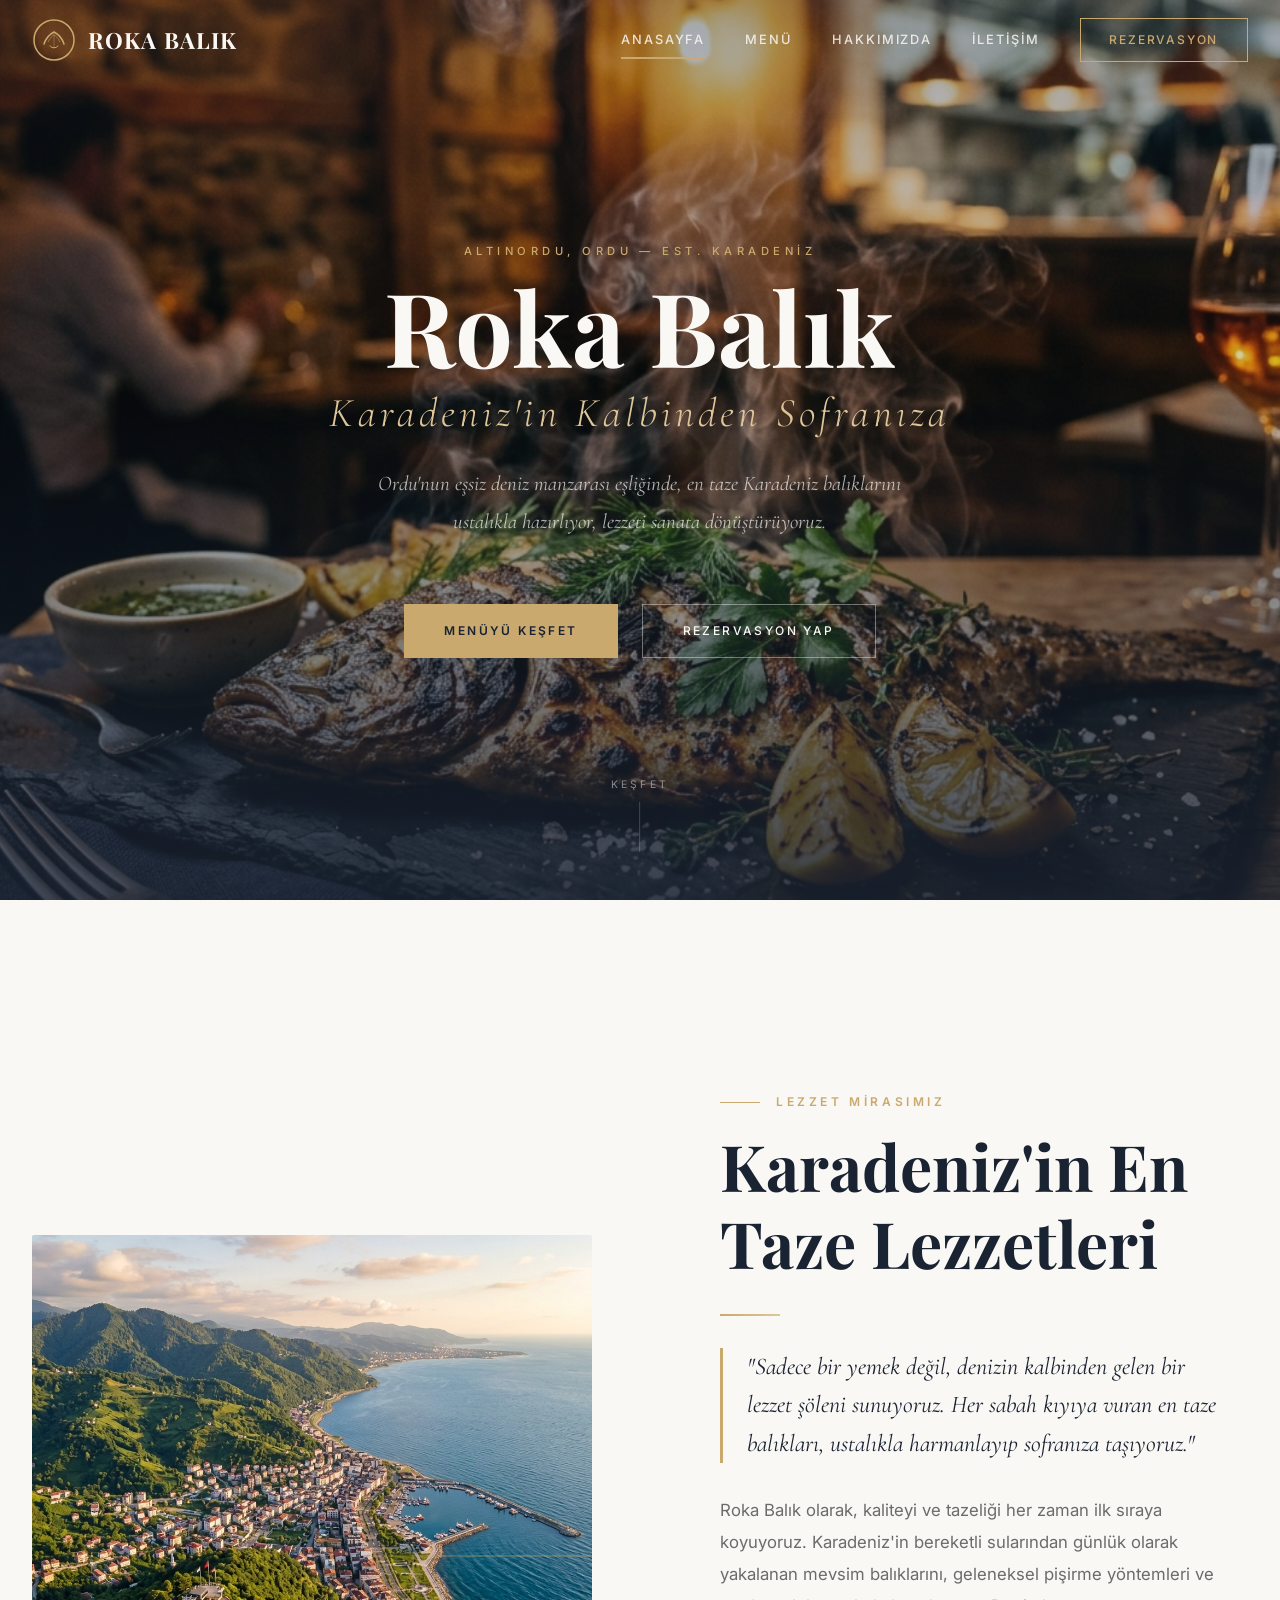
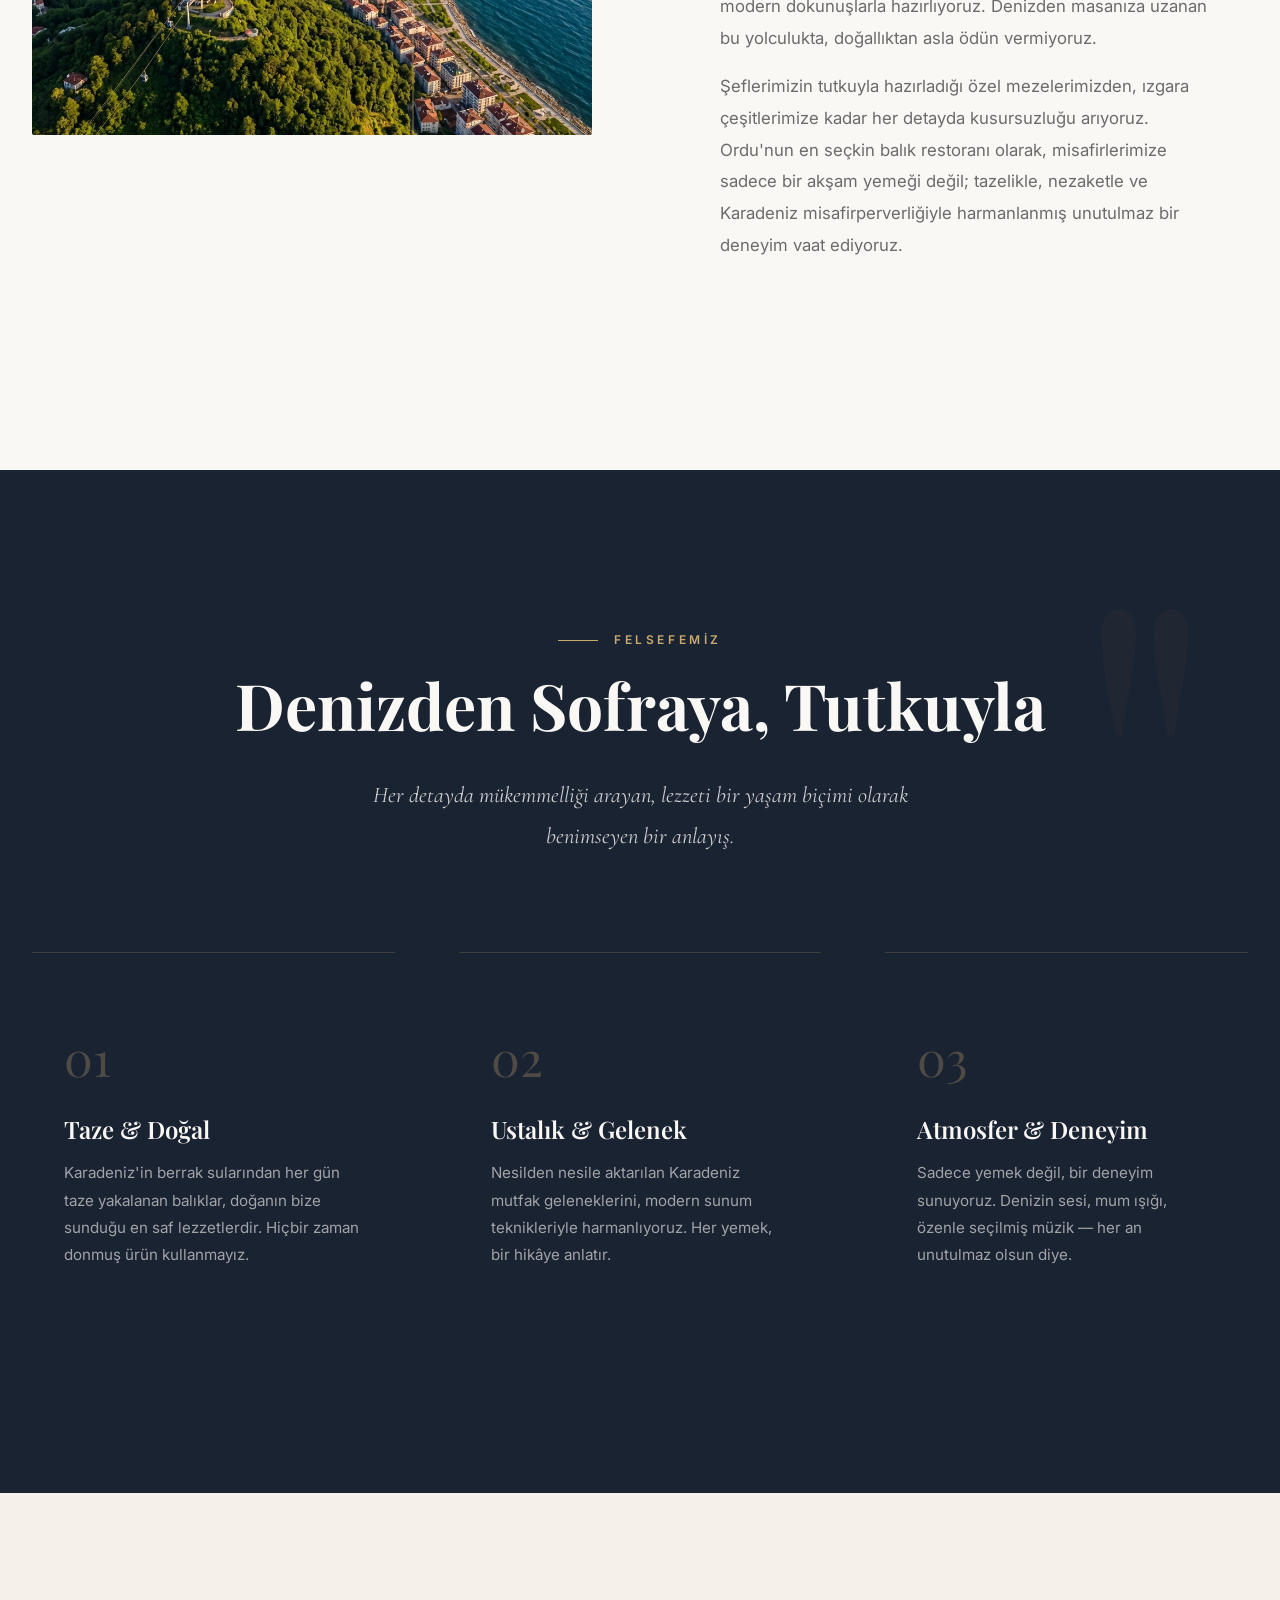
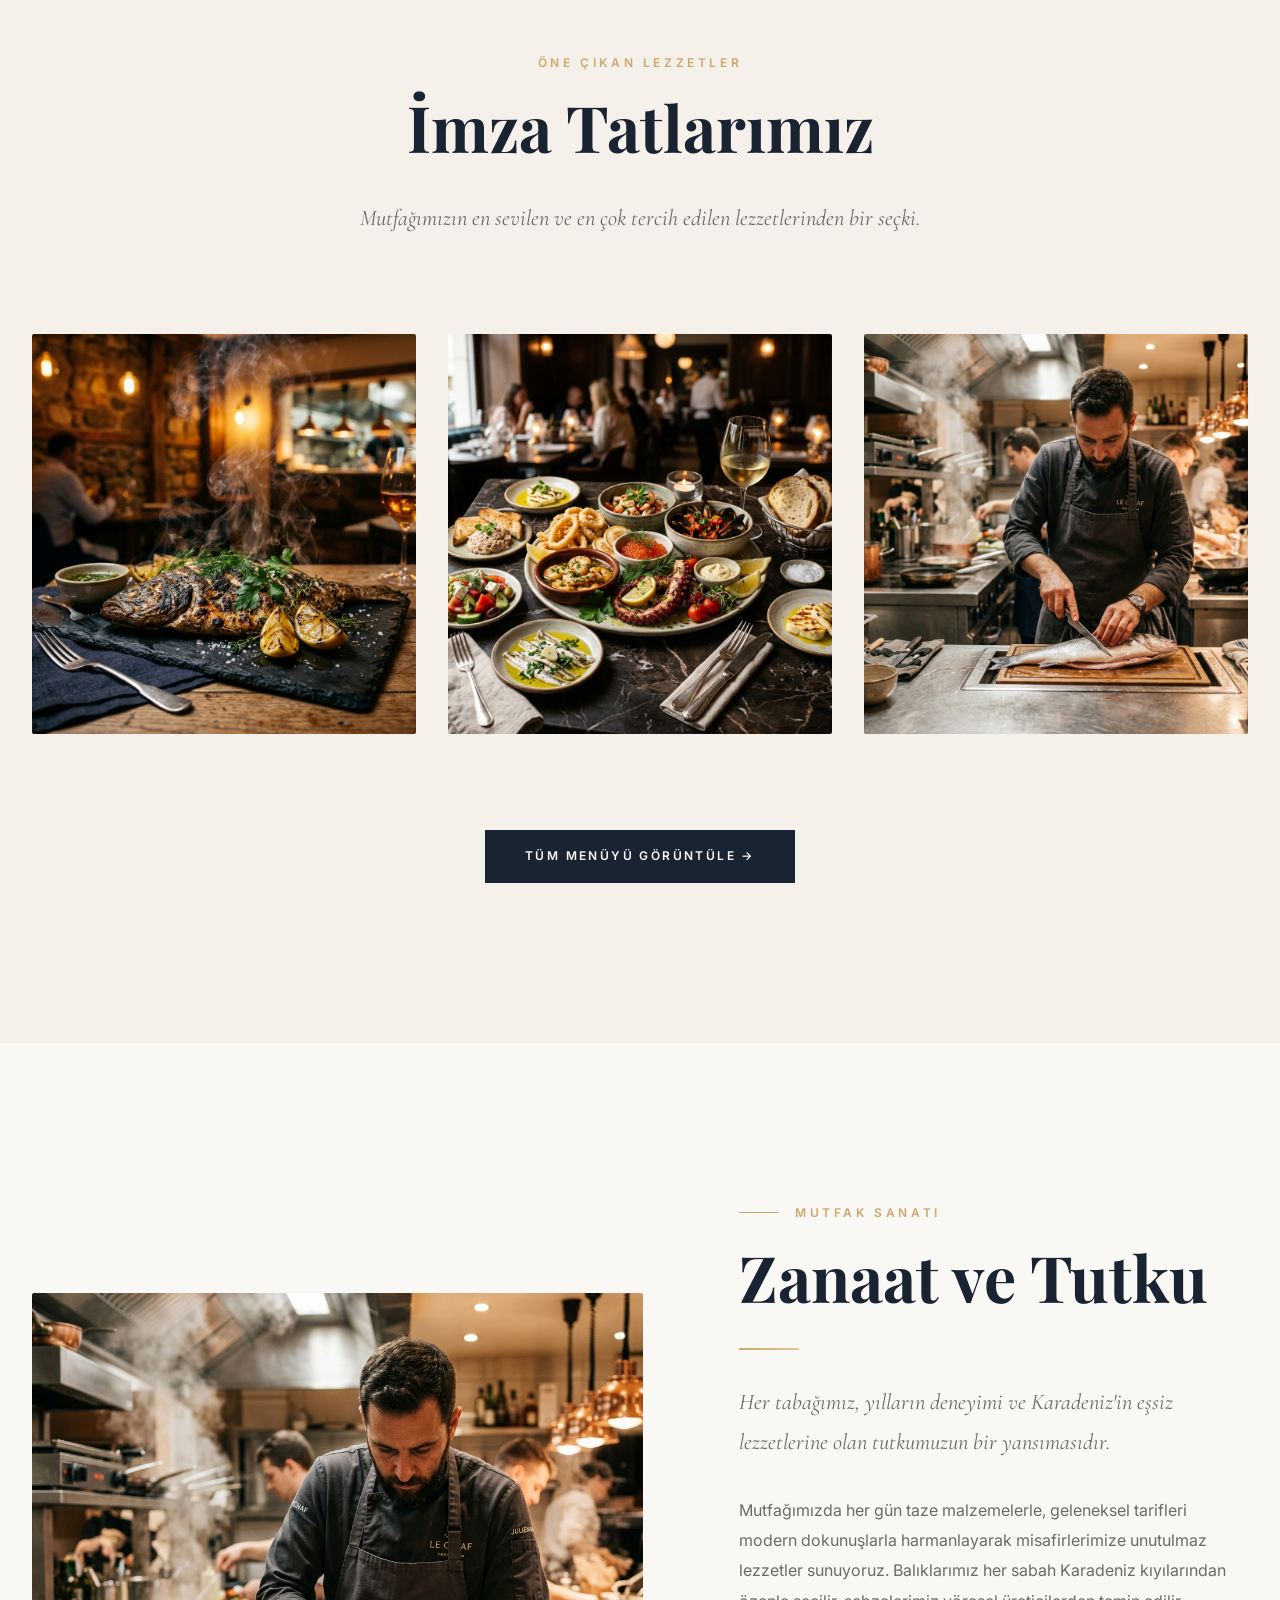
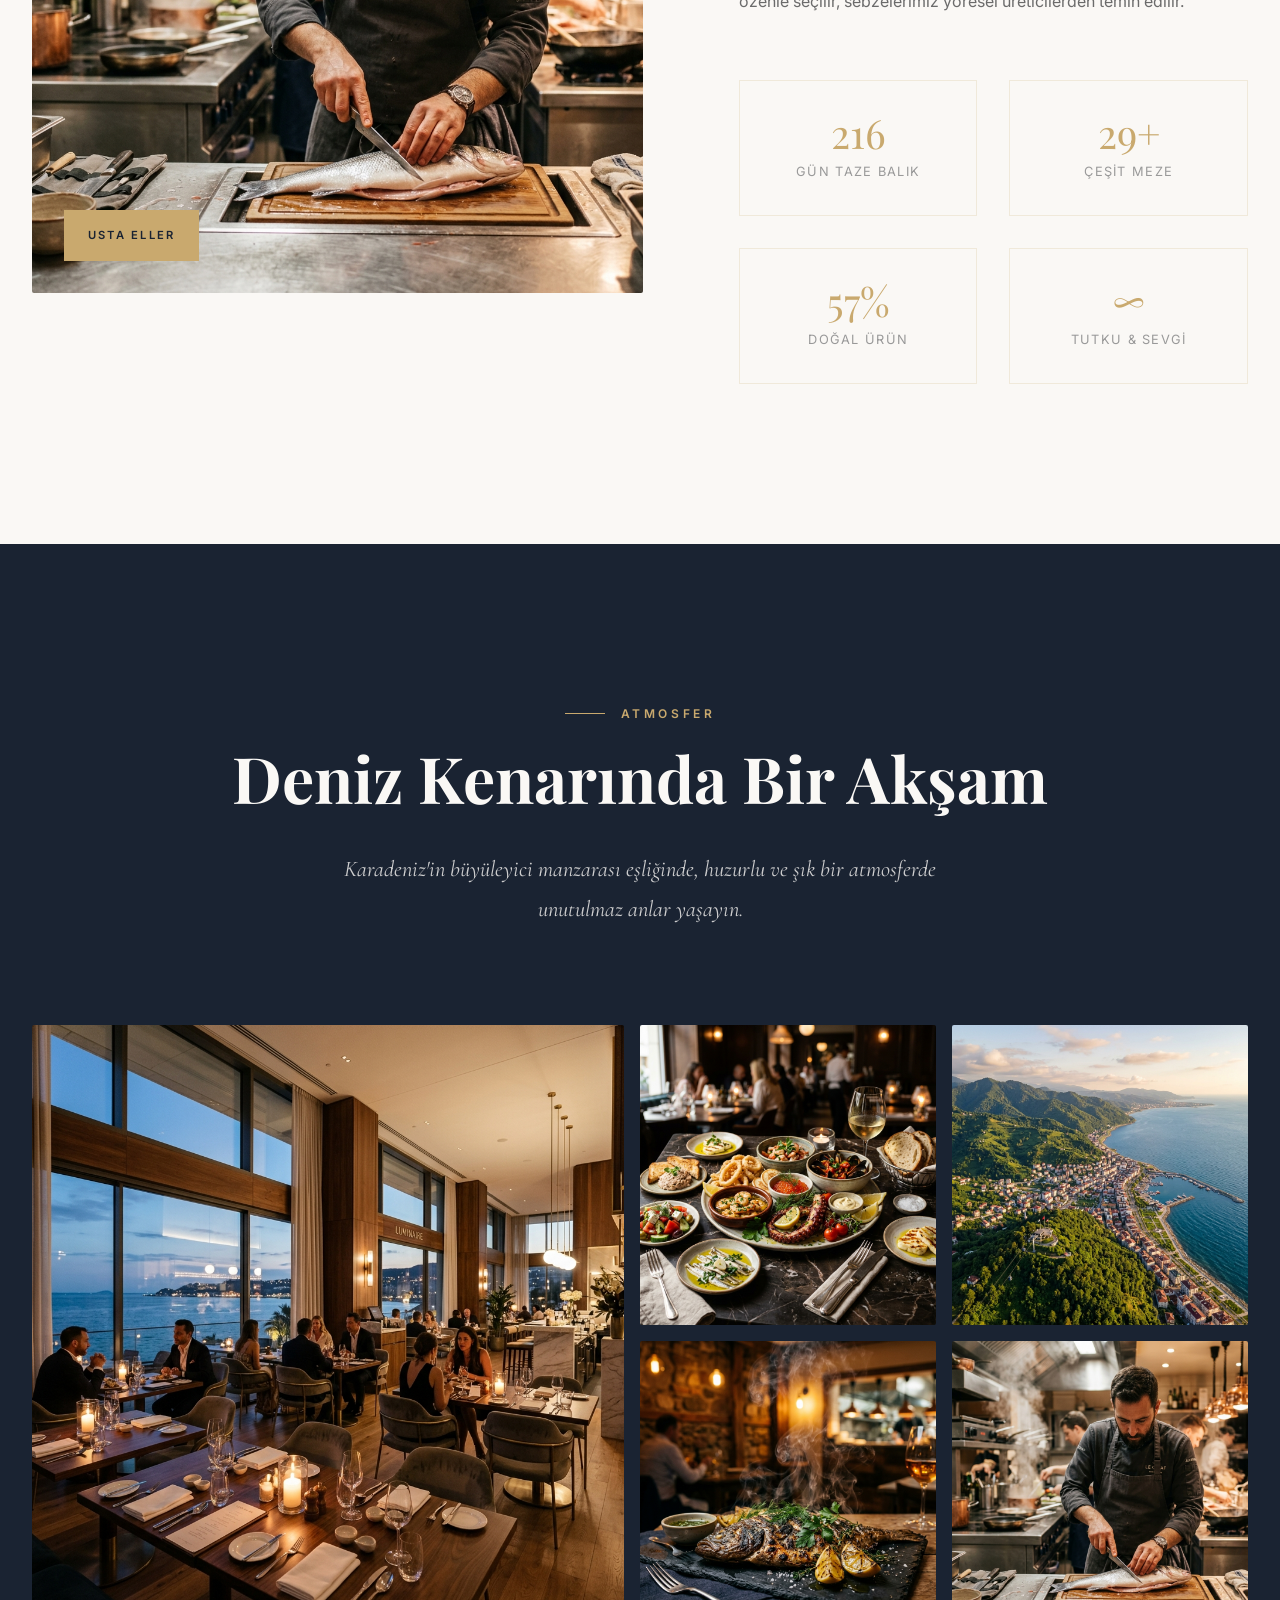
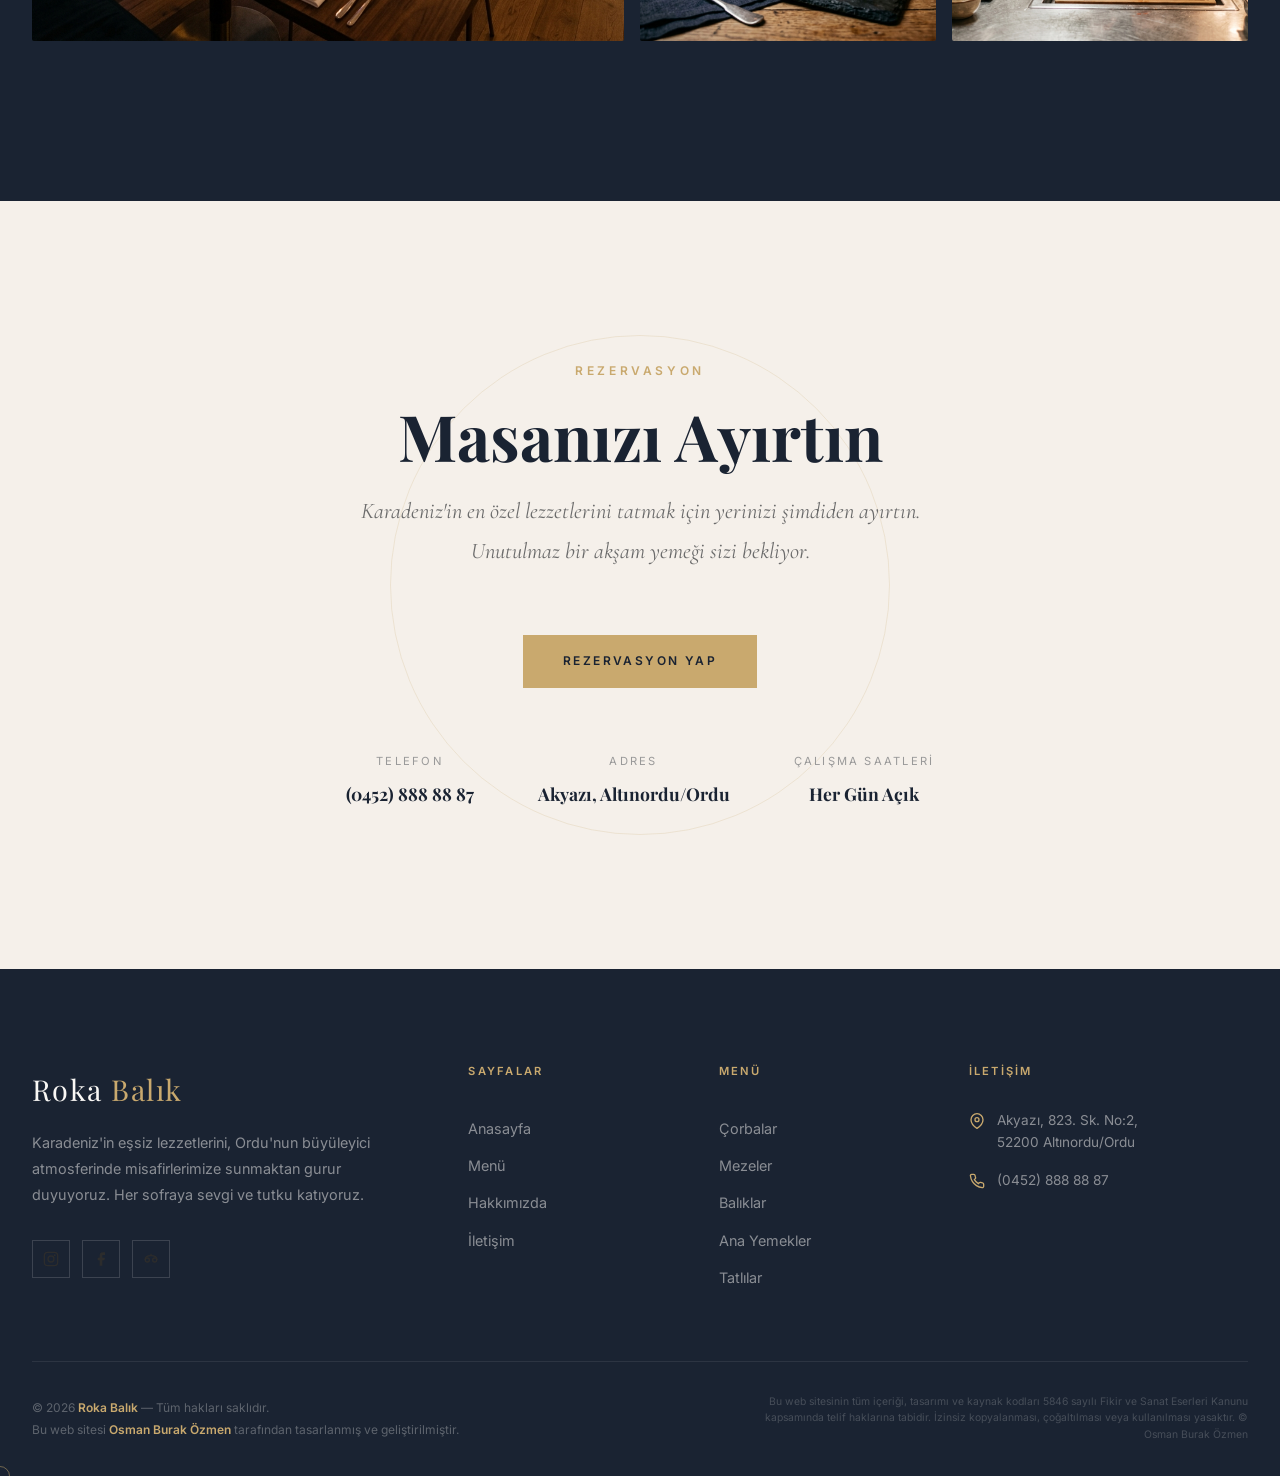
<file: index.html>
<!DOCTYPE html>
<html lang="tr">

<head>
    <meta charset="UTF-8">
    <meta name="viewport" content="width=device-width, initial-scale=1.0">
    <meta name="author" content="Osman Burak Özmen">
    <meta name="copyright" content="© 2026 Osman Burak Özmen. Tüm hakları saklıdır.">
    <meta name="description"
        content="Roka Balık Ordu — Karadeniz'in en seçkin balık restoranı. Taze deniz ürünleri, eşsiz lezzetler ve unutulmaz bir atmosfer. Altınordu, Ordu.">
    <title>Roka Balık Ordu — Karadeniz'in Lezzet Durağı</title>

    <!-- Fonts -->
    <link rel="preconnect" href="https://fonts.googleapis.com">
    <link rel="preconnect" href="https://fonts.gstatic.com" crossorigin>
    <link
        href="https://fonts.googleapis.com/css2?family=Cormorant+Garamond:ital,wght@0,300;0,400;0,600;1,300;1,400&family=Inter:wght@300;400;500;600;700&family=Playfair+Display:ital,wght@0,400;0,600;0,700;1,400&display=swap"
        rel="stylesheet">

    <!-- Styles -->
    <link rel="stylesheet" href="css/style.css">
</head>

<body>

    <!-- Loading Screen -->
    <div class="loader" id="loader">
        <div class="loader-logo">Roka <span>Balık</span></div>
        <div class="loader-bar">
            <div class="loader-bar-inner"></div>
        </div>
    </div>

    <!-- Navigation -->
    <nav class="navbar" id="navbar">
        <div class="container">
            <a href="index.html" class="nav-logo">
                <div class="nav-logo-icon">
                    <svg viewBox="0 0 44 44" fill="none" xmlns="http://www.w3.org/2000/svg">
                        <circle cx="22" cy="22" r="20" stroke="#c9a96e" stroke-width="1.5" fill="none" />
                        <path d="M12 26 C14 20, 18 16, 22 14 C26 16, 30 20, 32 26" stroke="#c9a96e" stroke-width="1.5"
                            fill="none" stroke-linecap="round" />
                        <path d="M16 24 C18 20, 20 18, 22 17 C24 18, 26 20, 28 24" stroke="#c9a96e" stroke-width="1"
                            fill="none" opacity="0.5" />
                        <line x1="22" y1="14" x2="22" y2="30" stroke="#c9a96e" stroke-width="1" opacity="0.4" />
                        <path d="M18 28 Q22 32 26 28" stroke="#c9a96e" stroke-width="1" fill="none"
                            stroke-linecap="round" />
                    </svg>
                </div>
                <span class="nav-logo-text">ROKA BALIK</span>
            </a>

            <div class="nav-links">
                <a href="index.html" class="active">Anasayfa</a>
                <a href="menu.html">Menü</a>
                <a href="hakkimizda.html">Hakkımızda</a>
                <a href="iletisim.html">İletişim</a>
                <a href="iletisim.html" class="nav-cta">Rezervasyon</a>
            </div>

            <div class="hamburger" id="hamburger">
                <span></span>
                <span></span>
                <span></span>
            </div>
        </div>
    </nav>

    <!-- Mobile Menu -->
    <div class="mobile-menu" id="mobileMenu">
        <a href="index.html">Anasayfa</a>
        <a href="menu.html">Menü</a>
        <a href="hakkimizda.html">Hakkımızda</a>
        <a href="iletisim.html">İletişim</a>
        <a href="iletisim.html">Rezervasyon</a>
    </div>

    <!-- Hero Section -->
    <section class="hero" id="hero">
        <div class="hero-bg">
            <img src="assets/images/hero-grilled-fish.png" alt="Roka Balık — Izgara Balık">
        </div>
        <div class="hero-overlay"></div>

        <div class="hero-content">
            <p class="hero-label">Altınordu, Ordu — Est. Karadeniz</p>
            <h1 class="hero-title">
                Roka Balık
                <span>Karadeniz'in Kalbinden Sofranıza</span>
            </h1>
            <p class="hero-description">
                Ordu'nun eşsiz deniz manzarası eşliğinde, en taze Karadeniz balıklarını
                ustalıkla hazırlıyor, lezzeti sanata dönüştürüyoruz.
            </p>
            <div class="hero-buttons">
                <a href="menu.html" class="btn-primary">Menüyü Keşfet</a>
                <a href="iletisim.html" class="btn-outline">Rezervasyon Yap</a>
            </div>
        </div>

        <div class="hero-scroll">
            <span>Keşfet</span>
            <div class="scroll-line"></div>
        </div>
    </section>

    <!-- Ordu & Karadeniz Story Section -->
    <section class="story-section" id="story">
        <div class="container">
            <div class="story-grid">
                <div class="story-image reveal-left">
                    <img src="assets/images/ordu-panorama.png" alt="Ordu Karadeniz Manzarası">
                    <div class="story-image-accent"></div>
                </div>

                <div class="story-text reveal-right">
                    <div class="section-label">Lezzet Mirasımız</div>
                    <h2 class="section-title">Karadeniz'in En Taze Lezzetleri</h2>
                    <div class="gold-divider"></div>

                    <div class="highlight">
                        "Sadece bir yemek değil, denizin kalbinden gelen bir lezzet şöleni sunuyoruz.
                        Her sabah kıyıya vuran en taze balıkları, ustalıkla harmanlayıp sofranıza taşıyoruz."
                    </div>

                    <p>
                        Roka Balık olarak, kaliteyi ve tazeliği her zaman ilk sıraya koyuyoruz.
                        Karadeniz'in bereketli sularından günlük olarak yakalanan mevsim balıklarını,
                        geleneksel pişirme yöntemleri ve modern dokunuşlarla hazırlıyoruz. Denizden
                        masanıza uzanan bu yolculukta, doğallıktan asla ödün vermiyoruz.
                    </p>
                    <p>
                        Şeflerimizin tutkuyla hazırladığı özel mezelerimizden, ızgara çeşitlerimize kadar
                        her detayda kusursuzluğu arıyoruz. Ordu'nun en seçkin balık restoranı olarak,
                        misafirlerimize sadece bir akşam yemeği değil; tazelikle, nezaketle ve Karadeniz
                        misafirperverliğiyle harmanlanmış unutulmaz bir deneyim vaat ediyoruz.
                    </p>
                </div>
            </div>
        </div>
    </section>

    <!-- Philosophy Section -->
    <section class="philosophy-section" id="philosophy">
        <div class="container">
            <div style="text-align:center; margin-bottom:var(--space-xl);">
                <div class="section-label" style="justify-content:center;">
                    <span>Felsefemiz</span>
                </div>
                <h2 class="section-title light">Denizden Sofraya, Tutkuyla</h2>
                <p class="section-subtitle light" style="margin:0 auto;">
                    Her detayda mükemmelliği arayan, lezzeti bir yaşam biçimi olarak benimseyen bir anlayış.
                </p>
            </div>

            <div class="philosophy-grid">
                <div class="philosophy-card reveal">
                    <div class="philosophy-card-number">01</div>
                    <h3>Taze & Doğal</h3>
                    <p>
                        Karadeniz'in berrak sularından her gün taze yakalanan balıklar,
                        doğanın bize sunduğu en saf lezzetlerdir. Hiçbir zaman donmuş ürün kullanmayız.
                    </p>
                </div>

                <div class="philosophy-card reveal" style="transition-delay: 0.15s;">
                    <div class="philosophy-card-number">02</div>
                    <h3>Ustalık & Gelenek</h3>
                    <p>
                        Nesilden nesile aktarılan Karadeniz mutfak geleneklerini,
                        modern sunum teknikleriyle harmanlıyoruz. Her yemek, bir hikâye anlatır.
                    </p>
                </div>

                <div class="philosophy-card reveal" style="transition-delay: 0.3s;">
                    <div class="philosophy-card-number">03</div>
                    <h3>Atmosfer & Deneyim</h3>
                    <p>
                        Sadece yemek değil, bir deneyim sunuyoruz. Denizin sesi,
                        mum ışığı, özenle seçilmiş müzik — her an unutulmaz olsun diye.
                    </p>
                </div>
            </div>
        </div>
    </section>

    <!-- Featured Dishes Section -->
    <section class="dishes-section" id="dishes">
        <div class="container">
            <div class="dishes-header reveal">
                <div class="section-label">Öne Çıkan Lezzetler</div>
                <h2 class="section-title">İmza Tatlarımız</h2>
                <p class="section-subtitle" style="margin:0 auto;">
                    Mutfağımızın en sevilen ve en çok tercih edilen lezzetlerinden bir seçki.
                </p>
            </div>

            <div class="dishes-grid">
                <div class="dish-card reveal-scale">
                    <div class="dish-card-image">
                        <img src="assets/images/hero-grilled-fish.png" alt="Izgara Levrek">
                        <div class="dish-card-overlay">
                            <div class="dish-card-name">Izgara Levrek</div>
                            <div class="dish-card-desc">Taze Karadeniz levreği, özel baharatlarla</div>
                        </div>
                        <div class="dish-card-price">Günlük Fiyat</div>
                    </div>
                </div>

                <div class="dish-card reveal-scale" style="transition-delay: 0.15s;">
                    <div class="dish-card-image">
                        <img src="assets/images/seafood-meze.png" alt="Deniz Ürünleri Meze">
                        <div class="dish-card-overlay">
                            <div class="dish-card-name">Deniz Ürünleri Meze</div>
                            <div class="dish-card-desc">Taze deniz ürünleriyle hazırlanan özel meze tabağı</div>
                        </div>
                        <div class="dish-card-price">Seçki</div>
                    </div>
                </div>

                <div class="dish-card reveal-scale" style="transition-delay: 0.3s;">
                    <div class="dish-card-image">
                        <img src="assets/images/chef-kitchen.png" alt="Şef Özel">
                        <div class="dish-card-overlay">
                            <div class="dish-card-name">Şef'in Özel Menüsü</div>
                            <div class="dish-card-desc">Her gün değişen, şefin özenle hazırladığı özel yemekler</div>
                        </div>
                        <div class="dish-card-price">Özel</div>
                    </div>
                </div>
            </div>

            <div class="dishes-cta reveal">
                <a href="menu.html" class="btn-dark">Tüm Menüyü Görüntüle →</a>
            </div>
        </div>
    </section>

    <!-- Chef & Craftsmanship Section -->
    <section class="chef-section" id="chef">
        <div class="container">
            <div class="chef-grid">
                <div class="chef-image reveal-left">
                    <img src="assets/images/chef-kitchen.png" alt="Roka Balık Mutfak">
                    <div class="chef-image-badge">Usta Eller</div>
                </div>

                <div class="reveal-right">
                    <div class="section-label">Mutfak Sanatı</div>
                    <h2 class="section-title">Zanaat ve Tutku</h2>
                    <div class="gold-divider"></div>
                    <p class="section-subtitle">
                        Her tabağımız, yılların deneyimi ve Karadeniz'in eşsiz lezzetlerine
                        olan tutkumuzun bir yansımasıdır.
                    </p>
                    <p style="color: var(--color-text-light); margin-top: var(--space-md); line-height: 1.9;">
                        Mutfağımızda her gün taze malzemelerle, geleneksel tarifleri modern dokunuşlarla
                        harmanlayarak misafirlerimize unutulmaz lezzetler sunuyoruz. Balıklarımız her sabah
                        Karadeniz kıyılarından özenle seçilir, sebzelerimiz yöresel üreticilerden temin edilir.
                    </p>

                    <div class="chef-stats">
                        <div class="chef-stat reveal">
                            <div class="chef-stat-number">365</div>
                            <div class="chef-stat-text">Gün Taze Balık</div>
                        </div>
                        <div class="chef-stat reveal" style="transition-delay:0.1s;">
                            <div class="chef-stat-number">50+</div>
                            <div class="chef-stat-text">Çeşit Meze</div>
                        </div>
                        <div class="chef-stat reveal" style="transition-delay:0.2s;">
                            <div class="chef-stat-number">100%</div>
                            <div class="chef-stat-text">Doğal Ürün</div>
                        </div>
                        <div class="chef-stat reveal" style="transition-delay:0.3s;">
                            <div class="chef-stat-number">∞</div>
                            <div class="chef-stat-text">Tutku & Sevgi</div>
                        </div>
                    </div>
                </div>
            </div>
        </div>
    </section>

    <!-- Atmosphere Section -->
    <section class="atmosphere-section" id="atmosphere">
        <div class="container">
            <div style="text-align:center; margin-bottom:var(--space-md);">
                <div class="section-label" style="justify-content:center;">
                    <span>Atmosfer</span>
                </div>
                <h2 class="section-title light">Deniz Kenarında Bir Akşam</h2>
                <p class="section-subtitle light" style="margin:0 auto;">
                    Karadeniz'in büyüleyici manzarası eşliğinde, huzurlu ve şık bir atmosferde unutulmaz anlar yaşayın.
                </p>
            </div>

            <div class="atmosphere-gallery">
                <div class="atmosphere-item reveal-scale">
                    <img src="assets/images/restaurant-interior.png" alt="Roka Balık İç Mekan">
                    <div class="atmosphere-item-overlay">
                        <span>Şık İç Mekan</span>
                    </div>
                </div>
                <div class="atmosphere-item reveal-scale" style="transition-delay:0.1s;">
                    <img src="assets/images/seafood-meze.png" alt="Meze Tabağı">
                    <div class="atmosphere-item-overlay">
                        <span>Zengin Sofra</span>
                    </div>
                </div>
                <div class="atmosphere-item reveal-scale" style="transition-delay:0.2s;">
                    <img src="assets/images/ordu-panorama.png" alt="Ordu Manzarası">
                    <div class="atmosphere-item-overlay">
                        <span>Eşsiz Manzara</span>
                    </div>
                </div>
                <div class="atmosphere-item reveal-scale" style="transition-delay:0.3s;">
                    <img src="assets/images/hero-grilled-fish.png" alt="Izgara Lezzetler">
                    <div class="atmosphere-item-overlay">
                        <span>Izgara Lezzetler</span>
                    </div>
                </div>
                <div class="atmosphere-item reveal-scale" style="transition-delay:0.4s;">
                    <img src="assets/images/chef-kitchen.png" alt="Mutfak Sanatı">
                    <div class="atmosphere-item-overlay">
                        <span>Mutfak Sanatı</span>
                    </div>
                </div>
            </div>
        </div>
    </section>

    <!-- Reservation CTA Section -->
    <section class="reservation-cta" id="reservationCta">
        <div class="container">
            <div class="section-label reveal">
                <span>Rezervasyon</span>
            </div>
            <h2 class="section-title reveal">Masanızı Ayırtın</h2>
            <p class="section-subtitle reveal" style="margin:0 auto;">
                Karadeniz'in en özel lezzetlerini tatmak için yerinizi şimdiden ayırtın.
                Unutulmaz bir akşam yemeği sizi bekliyor.
            </p>

            <div class="reveal" style="margin-top: var(--space-lg);">
                <a href="iletisim.html" class="btn-primary">Rezervasyon Yap</a>
            </div>

            <div class="reservation-cta-info reveal">
                <div class="reservation-cta-item">
                    <span>Telefon</span>
                    <strong>(0452) 888 88 87</strong>
                </div>
                <div class="reservation-cta-item">
                    <span>Adres</span>
                    <strong>Akyazı, Altınordu/Ordu</strong>
                </div>
                <div class="reservation-cta-item">
                    <span>Çalışma Saatleri</span>
                    <strong>Her Gün Açık</strong>
                </div>
            </div>
        </div>
    </section>

    <!-- Footer -->
    <footer class="footer">
        <div class="container">
            <div class="footer-top">
                <div class="footer-brand">
                    <div class="footer-logo">Roka <span>Balık</span></div>
                    <p>
                        Karadeniz'in eşsiz lezzetlerini, Ordu'nun büyüleyici atmosferinde
                        misafirlerimize sunmaktan gurur duyuyoruz. Her sofraya sevgi ve tutku katıyoruz.
                    </p>
                    <div class="footer-social">
                        <a href="https://www.instagram.com/rokabalikordu/" target="_blank" rel="noopener"
                            class="footer-social-link" aria-label="Instagram">
                            <svg viewBox="0 0 24 24">
                                <rect x="2" y="2" width="20" height="20" rx="5" ry="5" fill="none" stroke="currentColor"
                                    stroke-width="2" />
                                <circle cx="12" cy="12" r="4.5" fill="none" stroke="currentColor" stroke-width="2" />
                                <circle cx="17.5" cy="6.5" r="1.5" fill="currentColor" />
                            </svg>
                        </a>
                        <a href="https://www.facebook.com/rokabalikordu" target="_blank" rel="noopener"
                            class="footer-social-link" aria-label="Facebook">
                            <svg viewBox="0 0 24 24">
                                <path d="M18 2h-3a5 5 0 00-5 5v3H7v4h3v8h4v-8h3l1-4h-4V7a1 1 0 011-1h3z"
                                    fill="currentColor" />
                            </svg>
                        </a>
                        <a href="http://www.tripadvisor.com.tr/UserReviewEdit-d23635893?m=68676" target="_blank"
                            rel="noopener" class="footer-social-link" aria-label="TripAdvisor">
                            <svg viewBox="0 0 24 24">
                                <circle cx="6.5" cy="13.5" r="3" fill="none" stroke="currentColor" stroke-width="2" />
                                <circle cx="17.5" cy="13.5" r="3" fill="none" stroke="currentColor" stroke-width="2" />
                                <path d="M3 13.5C3 10 6 7 12 7s9 3 9 6.5" fill="none" stroke="currentColor"
                                    stroke-width="2" />
                                <path d="M12 4v3" stroke="currentColor" stroke-width="2" />
                            </svg>
                        </a>
                    </div>
                </div>

                <div class="footer-col">
                    <h4>Sayfalar</h4>
                    <a href="index.html">Anasayfa</a>
                    <a href="menu.html">Menü</a>
                    <a href="hakkimizda.html">Hakkımızda</a>
                    <a href="iletisim.html">İletişim</a>
                </div>

                <div class="footer-col">
                    <h4>Menü</h4>
                    <a href="menu.html">Çorbalar</a>
                    <a href="menu.html">Mezeler</a>
                    <a href="menu.html">Balıklar</a>
                    <a href="menu.html">Ana Yemekler</a>
                    <a href="menu.html">Tatlılar</a>
                </div>

                <div class="footer-col">
                    <h4>İletişim</h4>
                    <div class="footer-contact-item">
                        <svg viewBox="0 0 24 24">
                            <path d="M21 10c0 7-9 13-9 13s-9-6-9-13a9 9 0 0118 0z" stroke-linecap="round"
                                stroke-linejoin="round" />
                            <circle cx="12" cy="10" r="3" />
                        </svg>
                        <span>Akyazı, 823. Sk. No:2,<br>52200 Altınordu/Ordu</span>
                    </div>
                    <div class="footer-contact-item">
                        <svg viewBox="0 0 24 24">
                            <path
                                d="M22 16.92v3a2 2 0 01-2.18 2 19.79 19.79 0 01-8.63-3.07 19.5 19.5 0 01-6-6 19.79 19.79 0 01-3.07-8.67A2 2 0 014.11 2h3a2 2 0 012 1.72c.127.96.361 1.903.7 2.81a2 2 0 01-.45 2.11L8.09 9.91a16 16 0 006 6l1.27-1.27a2 2 0 012.11-.45c.907.339 1.85.573 2.81.7A2 2 0 0122 16.92z" />
                        </svg>
                        <span>(0452) 888 88 87</span>
                    </div>
                </div>
            </div>

            <div class="footer-bottom">
                <div class="footer-copyright">
                    © 2026 <strong>Roka Balık</strong> — Tüm hakları saklıdır.<br>
                    Bu web sitesi <strong>Osman Burak Özmen</strong> tarafından tasarlanmış ve geliştirilmiştir.
                </div>
                <div class="footer-legal">
                    Bu web sitesinin tüm içeriği, tasarımı ve kaynak kodları 5846 sayılı Fikir ve Sanat Eserleri Kanunu
                    kapsamında telif haklarına tabidir. İzinsiz kopyalanması, çoğaltılması veya kullanılması yasaktır.
                    © Osman Burak Özmen
                </div>
            </div>
        </div>
    </footer>

    <!-- Scripts -->
    <script src="js/main.js"></script>
</body>

</html>
</file>
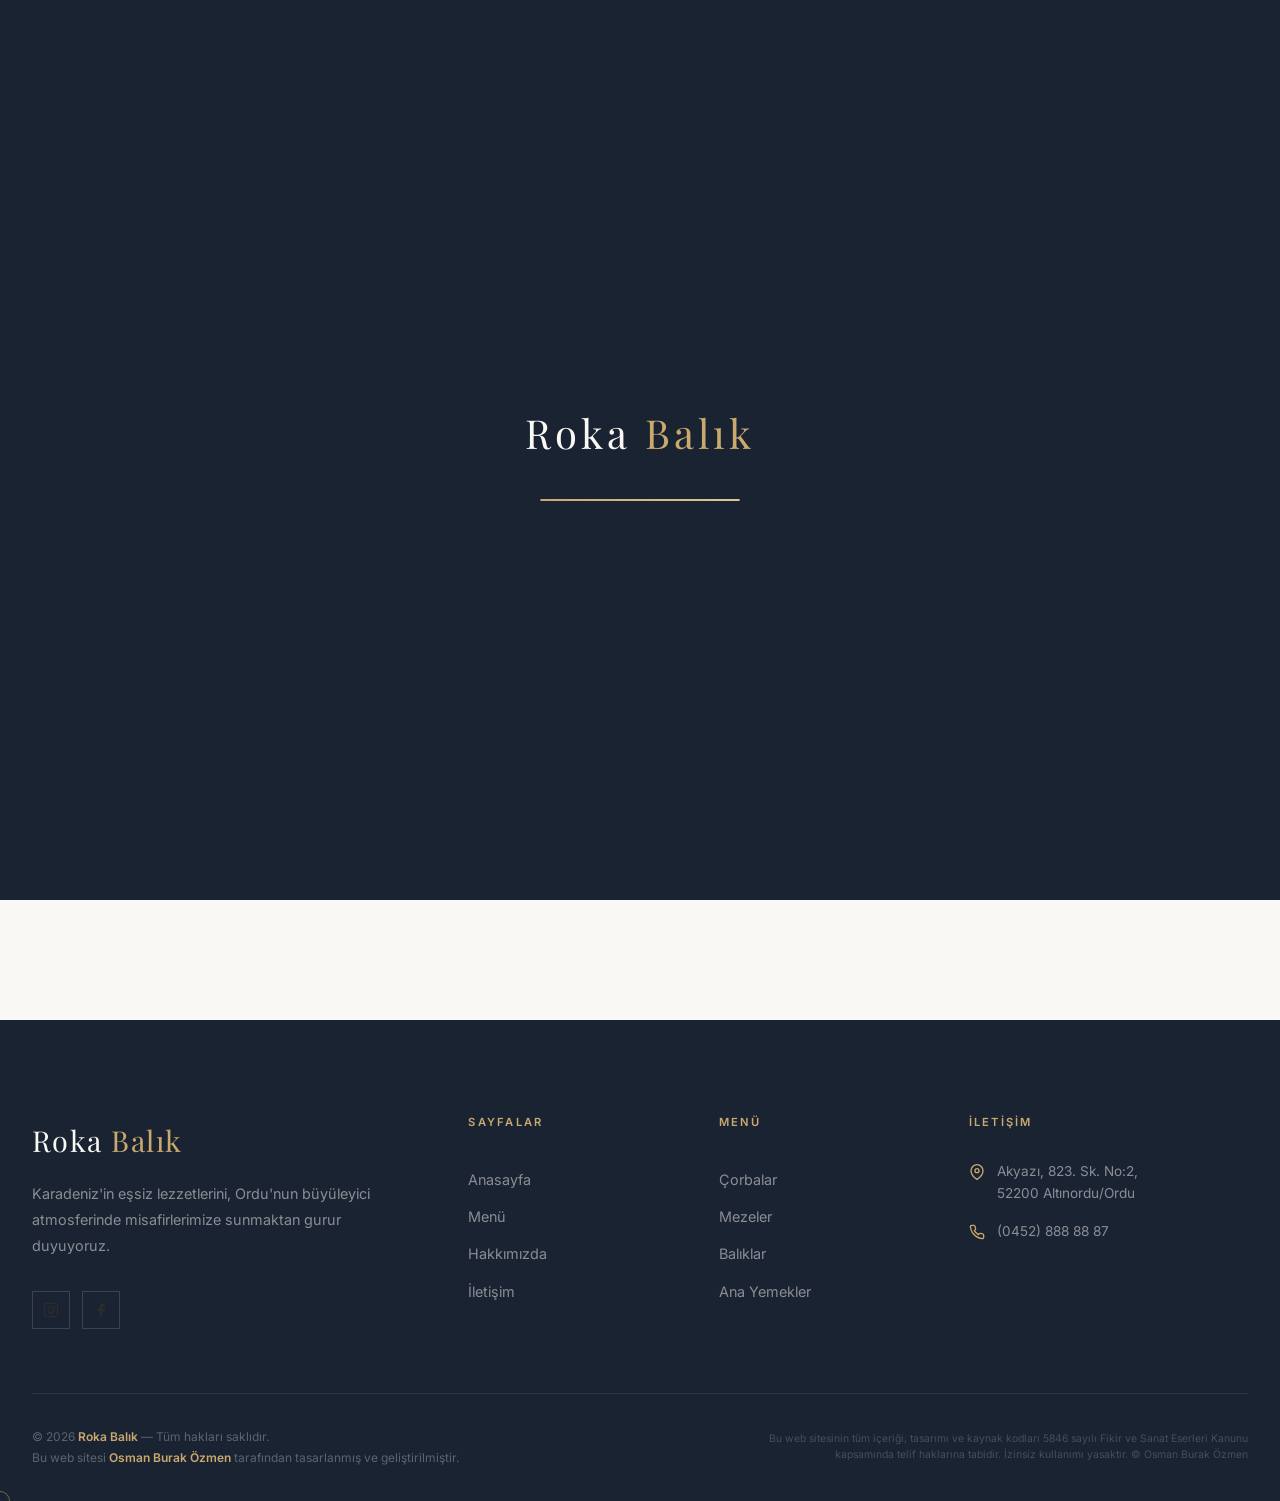
<file: hakkimizda.html>
<!DOCTYPE html>
<html lang="tr">

<head>
  <meta charset="UTF-8">
  <meta name="viewport" content="width=device-width, initial-scale=1.0">
  <meta name="author" content="Osman Burak Özmen">
  <meta name="copyright" content="© 2026 Osman Burak Özmen. Tüm hakları saklıdır.">
  <meta name="description" content="Roka Balık Ordu — Hakkımızda. Karadeniz'in kalbinden gelen lezzet hikayemiz.">
  <title>Hakkımızda — Roka Balık Ordu</title>

  <link rel="preconnect" href="https://fonts.googleapis.com">
  <link rel="preconnect" href="https://fonts.gstatic.com" crossorigin>
  <link
    href="https://fonts.googleapis.com/css2?family=Cormorant+Garamond:ital,wght@0,300;0,400;0,600;1,300;1,400&family=Inter:wght@300;400;500;600;700&family=Playfair+Display:ital,wght@0,400;0,600;0,700;1,400&display=swap"
    rel="stylesheet">
  <link rel="stylesheet" href="css/style.css">
</head>

<body>
  <div class="loader" id="loader">
    <div class="loader-logo">Roka <span>Balık</span></div>
    <div class="loader-bar">
      <div class="loader-bar-inner"></div>
    </div>
  </div>

  <nav class="navbar scrolled" id="navbar">
    <div class="container">
      <a href="index.html" class="nav-logo">
        <div class="nav-logo-icon">
          <svg viewBox="0 0 44 44" fill="none" xmlns="http://www.w3.org/2000/svg">
            <circle cx="22" cy="22" r="20" stroke="#c9a96e" stroke-width="1.5" fill="none" />
            <path d="M12 26 C14 20, 18 16, 22 14 C26 16, 30 20, 32 26" stroke="#c9a96e" stroke-width="1.5" fill="none"
              stroke-linecap="round" />
            <path d="M16 24 C18 20, 20 18, 22 17 C24 18, 26 20, 28 24" stroke="#c9a96e" stroke-width="1" fill="none"
              opacity="0.5" />
            <line x1="22" y1="14" x2="22" y2="30" stroke="#c9a96e" stroke-width="1" opacity="0.4" />
            <path d="M18 28 Q22 32 26 28" stroke="#c9a96e" stroke-width="1" fill="none" stroke-linecap="round" />
          </svg>
        </div>
        <span class="nav-logo-text" style="color:var(--color-primary)">ROKA BALIK</span>
      </a>
      <div class="nav-links">
        <a href="index.html" style="color:var(--color-text)">Anasayfa</a>
        <a href="menu.html" style="color:var(--color-text)">Menü</a>
        <a href="hakkimizda.html" class="active" style="color:var(--color-text)">Hakkımızda</a>
        <a href="iletisim.html" style="color:var(--color-text)">İletişim</a>
        <a href="iletisim.html" class="nav-cta">Rezervasyon</a>
      </div>
      <div class="hamburger" id="hamburger">
        <span style="background:var(--color-primary)"></span>
        <span style="background:var(--color-primary)"></span>
        <span style="background:var(--color-primary)"></span>
      </div>
    </div>
  </nav>

  <div class="mobile-menu" id="mobileMenu">
    <a href="index.html">Anasayfa</a>
    <a href="menu.html">Menü</a>
    <a href="hakkimizda.html">Hakkımızda</a>
    <a href="iletisim.html">İletişim</a>
    <a href="iletisim.html">Rezervasyon</a>
  </div>

  <!-- Page Hero -->
  <section class="page-hero">
    <div class="page-hero-bg">
      <img src="assets/images/ordu-panorama.png" alt="Ordu Karadeniz">
    </div>
    <div class="page-hero-overlay"></div>
    <div class="page-hero-content">
      <h1 class="page-hero-title">Hakkımızda</h1>
      <p class="page-hero-subtitle">Hikayemiz, yakında sizlerle...</p>
    </div>
  </section>

  <!-- About Content (Empty as requested) -->
  <section class="about-section">
    <div class="container">
      <div class="about-placeholder reveal">
        <div class="section-label">
          <span>Hikayemiz</span>
        </div>
        <h2 class="section-title">Çok Yakında</h2>
        <div class="gold-divider" style="margin:var(--space-md) auto;"></div>
        <p>
          Roka Balık'ın hikayesini, vizyonunu ve Karadeniz mutfağına olan tutkumuzu
          çok yakında bu sayfada paylaşacağız. Takipte kalın.
        </p>
      </div>
    </div>
  </section>

  <!-- Footer -->
  <footer class="footer">
    <div class="container">
      <div class="footer-top">
        <div class="footer-brand">
          <div class="footer-logo">Roka <span>Balık</span></div>
          <p>Karadeniz'in eşsiz lezzetlerini, Ordu'nun büyüleyici atmosferinde misafirlerimize sunmaktan gurur
            duyuyoruz.</p>
          <div class="footer-social">
            <a href="https://www.instagram.com/rokabalikordu/" target="_blank" rel="noopener" class="footer-social-link"
              aria-label="Instagram">
              <svg viewBox="0 0 24 24">
                <rect x="2" y="2" width="20" height="20" rx="5" ry="5" fill="none" stroke="currentColor"
                  stroke-width="2" />
                <circle cx="12" cy="12" r="4.5" fill="none" stroke="currentColor" stroke-width="2" />
                <circle cx="17.5" cy="6.5" r="1.5" fill="currentColor" />
              </svg>
            </a>
            <a href="https://www.facebook.com/rokabalikordu" target="_blank" rel="noopener" class="footer-social-link"
              aria-label="Facebook">
              <svg viewBox="0 0 24 24">
                <path d="M18 2h-3a5 5 0 00-5 5v3H7v4h3v8h4v-8h3l1-4h-4V7a1 1 0 011-1h3z" fill="currentColor" />
              </svg>
            </a>
          </div>
        </div>
        <div class="footer-col">
          <h4>Sayfalar</h4>
          <a href="index.html">Anasayfa</a>
          <a href="menu.html">Menü</a>
          <a href="hakkimizda.html">Hakkımızda</a>
          <a href="iletisim.html">İletişim</a>
        </div>
        <div class="footer-col">
          <h4>Menü</h4>
          <a href="menu.html">Çorbalar</a>
          <a href="menu.html">Mezeler</a>
          <a href="menu.html">Balıklar</a>
          <a href="menu.html">Ana Yemekler</a>
        </div>
        <div class="footer-col">
          <h4>İletişim</h4>
          <div class="footer-contact-item">
            <svg viewBox="0 0 24 24">
              <path d="M21 10c0 7-9 13-9 13s-9-6-9-13a9 9 0 0118 0z" stroke-linecap="round" stroke-linejoin="round" />
              <circle cx="12" cy="10" r="3" />
            </svg>
            <span>Akyazı, 823. Sk. No:2,<br>52200 Altınordu/Ordu</span>
          </div>
          <div class="footer-contact-item">
            <svg viewBox="0 0 24 24">
              <path
                d="M22 16.92v3a2 2 0 01-2.18 2 19.79 19.79 0 01-8.63-3.07 19.5 19.5 0 01-6-6 19.79 19.79 0 01-3.07-8.67A2 2 0 014.11 2h3a2 2 0 012 1.72c.127.96.361 1.903.7 2.81a2 2 0 01-.45 2.11L8.09 9.91a16 16 0 006 6l1.27-1.27a2 2 0 012.11-.45c.907.339 1.85.573 2.81.7A2 2 0 0122 16.92z" />
            </svg>
            <span>(0452) 888 88 87</span>
          </div>
        </div>
      </div>
      <div class="footer-bottom">
        <div class="footer-copyright">
          © 2026 <strong>Roka Balık</strong> — Tüm hakları saklıdır.<br>
          Bu web sitesi <strong>Osman Burak Özmen</strong> tarafından tasarlanmış ve geliştirilmiştir.
        </div>
        <div class="footer-legal">
          Bu web sitesinin tüm içeriği, tasarımı ve kaynak kodları 5846 sayılı Fikir ve Sanat Eserleri Kanunu
          kapsamında telif haklarına tabidir. İzinsiz kullanımı yasaktır. © Osman Burak Özmen
        </div>
      </div>
    </div>
  </footer>

  <script src="js/main.js"></script>
</body>

</html>
</file>
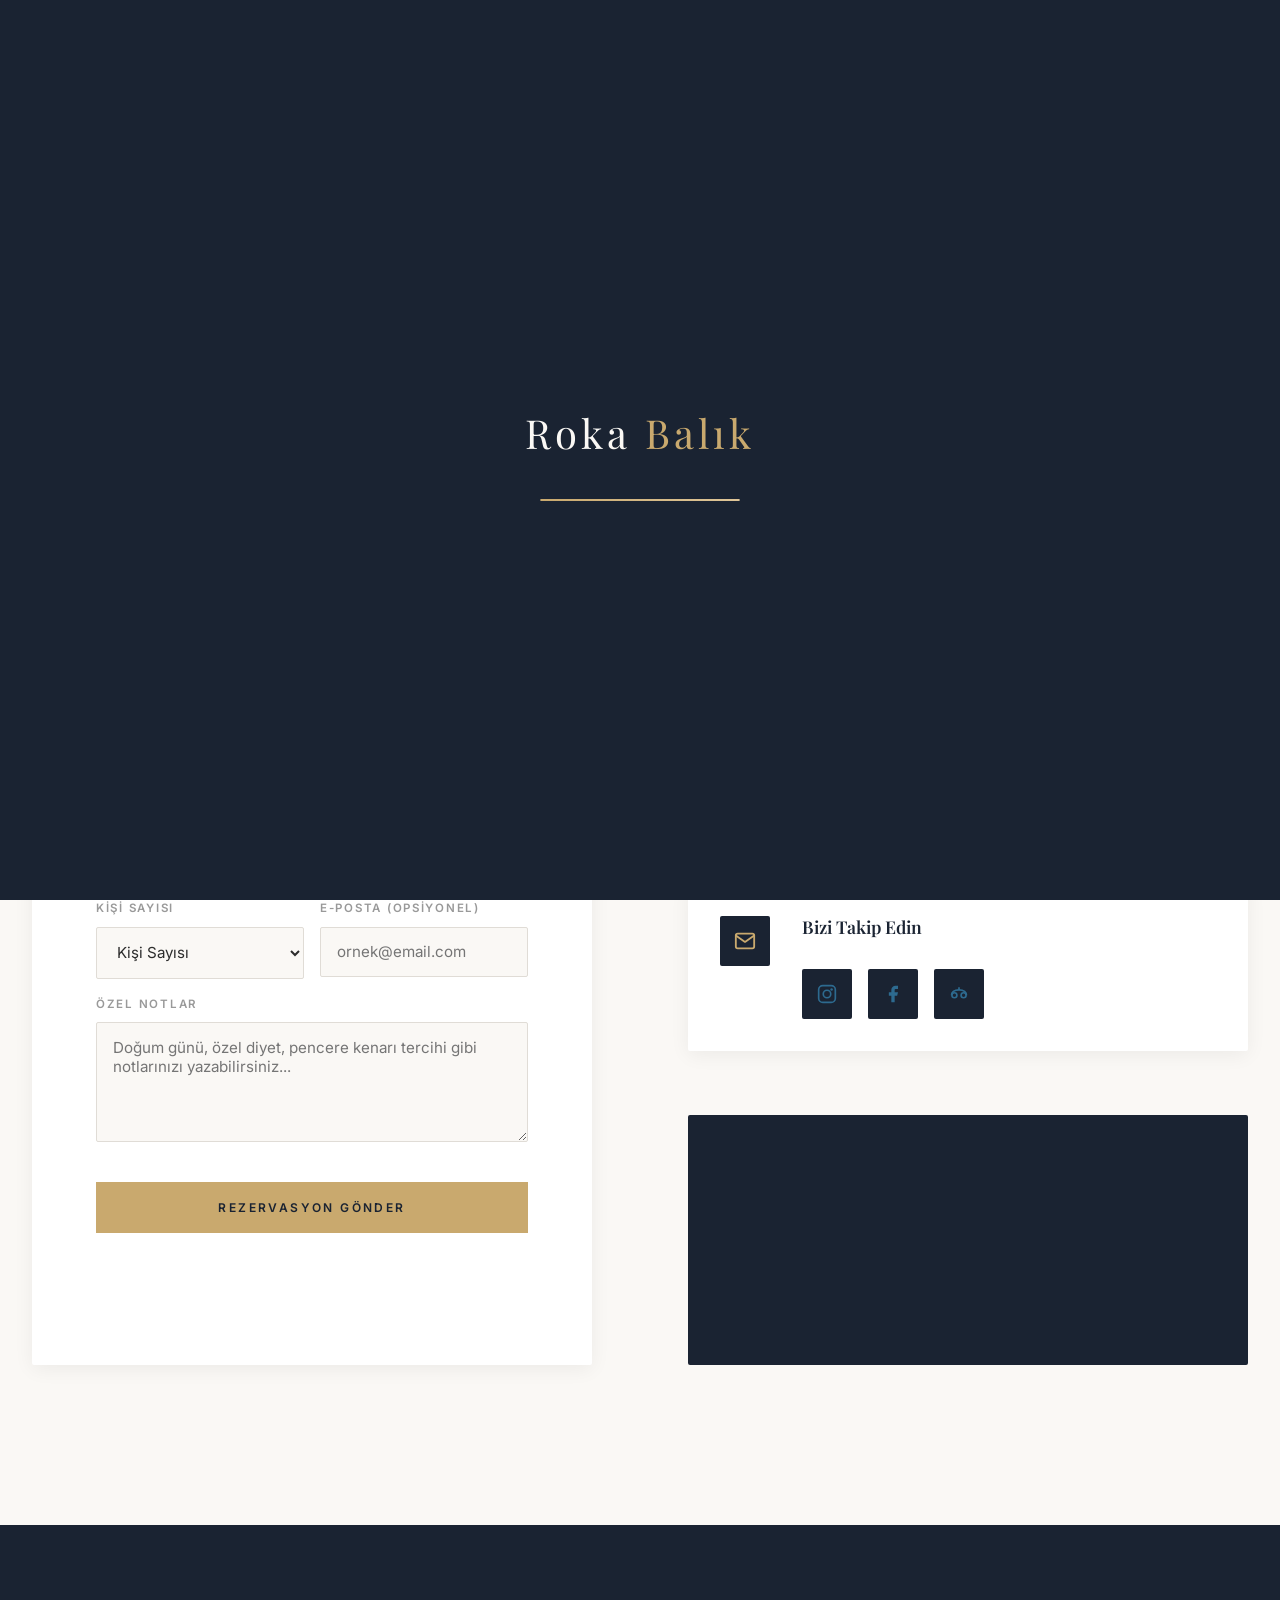
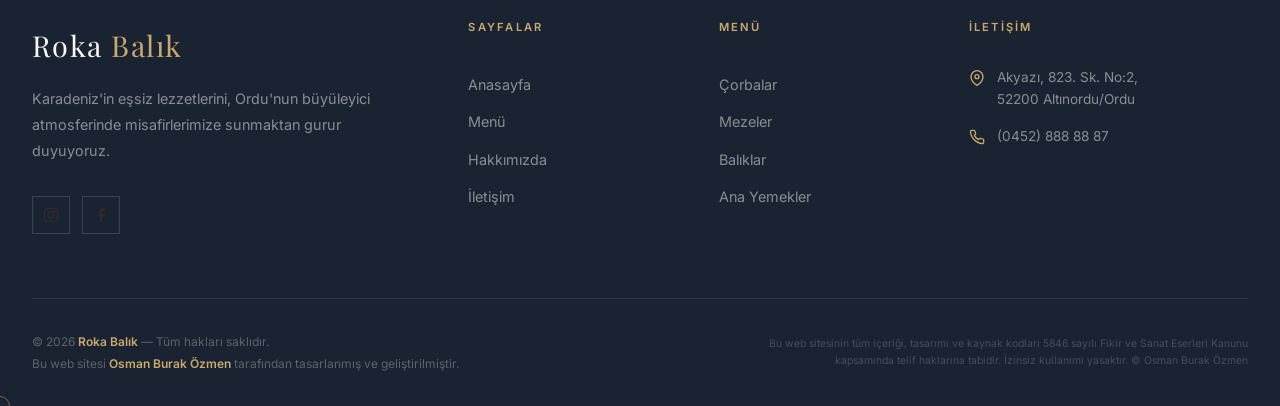
<file: iletisim.html>
<!DOCTYPE html>
<html lang="tr">

<head>
  <meta charset="UTF-8">
  <meta name="viewport" content="width=device-width, initial-scale=1.0">
  <meta name="author" content="Osman Burak Özmen">
  <meta name="copyright" content="© 2026 Osman Burak Özmen. Tüm hakları saklıdır.">
  <meta name="description"
    content="Roka Balık Ordu — İletişim ve Rezervasyon. Masanızı hemen ayırtın. Adres: Akyazı, 823. Sk. No:2, Altınordu/Ordu. Tel: (0452) 888 88 87">
  <title>İletişim & Rezervasyon — Roka Balık Ordu</title>

  <link rel="preconnect" href="https://fonts.googleapis.com">
  <link rel="preconnect" href="https://fonts.gstatic.com" crossorigin>
  <link
    href="https://fonts.googleapis.com/css2?family=Cormorant+Garamond:ital,wght@0,300;0,400;0,600;1,300;1,400&family=Inter:wght@300;400;500;600;700&family=Playfair+Display:ital,wght@0,400;0,600;0,700;1,400&display=swap"
    rel="stylesheet">
  <link rel="stylesheet" href="css/style.css">
</head>

<body>
  <div class="loader" id="loader">
    <div class="loader-logo">Roka <span>Balık</span></div>
    <div class="loader-bar">
      <div class="loader-bar-inner"></div>
    </div>
  </div>

  <nav class="navbar scrolled" id="navbar">
    <div class="container">
      <a href="index.html" class="nav-logo">
        <div class="nav-logo-icon">
          <svg viewBox="0 0 44 44" fill="none" xmlns="http://www.w3.org/2000/svg">
            <circle cx="22" cy="22" r="20" stroke="#c9a96e" stroke-width="1.5" fill="none" />
            <path d="M12 26 C14 20, 18 16, 22 14 C26 16, 30 20, 32 26" stroke="#c9a96e" stroke-width="1.5" fill="none"
              stroke-linecap="round" />
            <path d="M16 24 C18 20, 20 18, 22 17 C24 18, 26 20, 28 24" stroke="#c9a96e" stroke-width="1" fill="none"
              opacity="0.5" />
            <line x1="22" y1="14" x2="22" y2="30" stroke="#c9a96e" stroke-width="1" opacity="0.4" />
            <path d="M18 28 Q22 32 26 28" stroke="#c9a96e" stroke-width="1" fill="none" stroke-linecap="round" />
          </svg>
        </div>
        <span class="nav-logo-text" style="color:var(--color-primary)">ROKA BALIK</span>
      </a>
      <div class="nav-links">
        <a href="index.html" style="color:var(--color-text)">Anasayfa</a>
        <a href="menu.html" style="color:var(--color-text)">Menü</a>
        <a href="hakkimizda.html" style="color:var(--color-text)">Hakkımızda</a>
        <a href="iletisim.html" class="active" style="color:var(--color-text)">İletişim</a>
        <a href="iletisim.html" class="nav-cta">Rezervasyon</a>
      </div>
      <div class="hamburger" id="hamburger">
        <span style="background:var(--color-primary)"></span>
        <span style="background:var(--color-primary)"></span>
        <span style="background:var(--color-primary)"></span>
      </div>
    </div>
  </nav>

  <div class="mobile-menu" id="mobileMenu">
    <a href="index.html">Anasayfa</a>
    <a href="menu.html">Menü</a>
    <a href="hakkimizda.html">Hakkımızda</a>
    <a href="iletisim.html">İletişim</a>
    <a href="iletisim.html">Rezervasyon</a>
  </div>

  <!-- Page Hero -->
  <section class="page-hero">
    <div class="page-hero-bg">
      <img src="assets/images/restaurant-interior.png" alt="Roka Balık İletişim">
    </div>
    <div class="page-hero-overlay"></div>
    <div class="page-hero-content">
      <h1 class="page-hero-title">İletişim & Rezervasyon</h1>
      <p class="page-hero-subtitle">Masanızı ayırtın, unutulmaz bir akşama hazırlanın</p>
    </div>
  </section>

  <!-- Contact Section -->
  <section class="contact-section">
    <div class="container">
      <div class="contact-grid">

        <!-- Reservation Form -->
        <div class="reservation-form reveal-left">
          <h3>Rezervasyon Yapın</h3>
          <div class="gold-divider"></div>

          <form id="reservationForm" onsubmit="return handleReservation(event)">
            <div class="form-row">
              <div class="form-group">
                <label for="fullname">Ad Soyad</label>
                <input type="text" id="fullname" name="fullname" placeholder="Adınız Soyadınız" required>
              </div>
              <div class="form-group">
                <label for="phone">Telefon Numarası</label>
                <input type="tel" id="phone" name="phone" placeholder="05XX XXX XX XX" required>
              </div>
            </div>

            <div class="form-row">
              <div class="form-group">
                <label for="date">Tarih</label>
                <input type="date" id="date" name="date" required>
              </div>
              <div class="form-group">
                <label for="time">Saat</label>
                <select id="time" name="time" required>
                  <option value="">Saat Seçiniz</option>
                  <option value="11:00">11:00</option>
                  <option value="11:30">11:30</option>
                  <option value="12:00">12:00</option>
                  <option value="12:30">12:30</option>
                  <option value="13:00">13:00</option>
                  <option value="13:30">13:30</option>
                  <option value="14:00">14:00</option>
                  <option value="17:00">17:00</option>
                  <option value="17:30">17:30</option>
                  <option value="18:00">18:00</option>
                  <option value="18:30">18:30</option>
                  <option value="19:00">19:00</option>
                  <option value="19:30">19:30</option>
                  <option value="20:00">20:00</option>
                  <option value="20:30">20:30</option>
                  <option value="21:00">21:00</option>
                  <option value="21:30">21:30</option>
                  <option value="22:00">22:00</option>
                </select>
              </div>
            </div>

            <div class="form-row">
              <div class="form-group">
                <label for="guests">Kişi Sayısı</label>
                <select id="guests" name="guests" required>
                  <option value="">Kişi Sayısı</option>
                  <option value="1">1 Kişi</option>
                  <option value="2">2 Kişi</option>
                  <option value="3">3 Kişi</option>
                  <option value="4">4 Kişi</option>
                  <option value="5">5 Kişi</option>
                  <option value="6">6 Kişi</option>
                  <option value="7">7 Kişi</option>
                  <option value="8">8 Kişi</option>
                  <option value="9">9 Kişi</option>
                  <option value="10+">10+ Kişi</option>
                </select>
              </div>
              <div class="form-group">
                <label for="email">E-posta (Opsiyonel)</label>
                <input type="email" id="email" name="email" placeholder="ornek@email.com">
              </div>
            </div>

            <div class="form-group full">
              <label for="notes">Özel Notlar</label>
              <textarea id="notes" name="notes"
                placeholder="Doğum günü, özel diyet, pencere kenarı tercihi gibi notlarınızı yazabilirsiniz..."></textarea>
            </div>

            <div class="form-submit">
              <button type="submit" class="btn-primary" id="submitBtn">
                Rezervasyon Gönder
              </button>
            </div>
          </form>
        </div>

        <!-- Contact Info -->
        <div class="contact-info reveal-right">

          <!-- Phone -->
          <div class="contact-card">
            <div class="contact-card-icon">
              <svg viewBox="0 0 24 24">
                <path
                  d="M22 16.92v3a2 2 0 01-2.18 2 19.79 19.79 0 01-8.63-3.07 19.5 19.5 0 01-6-6 19.79 19.79 0 01-3.07-8.67A2 2 0 014.11 2h3a2 2 0 012 1.72c.127.96.361 1.903.7 2.81a2 2 0 01-.45 2.11L8.09 9.91a16 16 0 006 6l1.27-1.27a2 2 0 012.11-.45c.907.339 1.85.573 2.81.7A2 2 0 0122 16.92z" />
              </svg>
            </div>
            <div>
              <h4>Telefon</h4>
              <p><a href="tel:+904528888887">(0452) 888 88 87</a></p>
              <p style="font-size:0.8rem; color:var(--color-text-muted); margin-top:0.3rem;">Rezervasyon ve bilgi için
                arayabilirsiniz</p>
            </div>
          </div>

          <!-- Address -->
          <div class="contact-card">
            <div class="contact-card-icon">
              <svg viewBox="0 0 24 24">
                <path d="M21 10c0 7-9 13-9 13s-9-6-9-13a9 9 0 0118 0z" />
                <circle cx="12" cy="10" r="3" />
              </svg>
            </div>
            <div>
              <h4>Adres</h4>
              <p>Akyazı, 823. Sk. No:2,<br>52200 Altınordu/Ordu</p>
            </div>
          </div>

          <!-- Social Media -->
          <div class="contact-card">
            <div class="contact-card-icon">
              <svg viewBox="0 0 24 24">
                <path d="M4 4h16c1.1 0 2 .9 2 2v12c0 1.1-.9 2-2 2H4c-1.1 0-2-.9-2-2V6c0-1.1.9-2 2-2z" />
                <polyline points="22,6 12,13 2,6" />
              </svg>
            </div>
            <div>
              <h4>Bizi Takip Edin</h4>
              <div class="social-links">
                <!-- Instagram -->
                <a href="https://www.instagram.com/rokabalikordu/" target="_blank" rel="noopener" class="social-link"
                  aria-label="Instagram">
                  <svg viewBox="0 0 24 24">
                    <rect x="2" y="2" width="20" height="20" rx="5" ry="5" fill="none" stroke="currentColor"
                      stroke-width="2" />
                    <circle cx="12" cy="12" r="4.5" fill="none" stroke="currentColor" stroke-width="2" />
                    <circle cx="17.5" cy="6.5" r="1.5" fill="currentColor" />
                  </svg>
                </a>
                <!-- Facebook -->
                <a href="https://www.facebook.com/rokabalikordu" target="_blank" rel="noopener" class="social-link"
                  aria-label="Facebook">
                  <svg viewBox="0 0 24 24">
                    <path d="M18 2h-3a5 5 0 00-5 5v3H7v4h3v8h4v-8h3l1-4h-4V7a1 1 0 011-1h3z" fill="currentColor" />
                  </svg>
                </a>
                <!-- TripAdvisor -->
                <a href="http://www.tripadvisor.com.tr/UserReviewEdit-d23635893?m=68676" target="_blank" rel="noopener"
                  class="social-link" aria-label="TripAdvisor">
                  <svg viewBox="0 0 24 24">
                    <circle cx="6.5" cy="13.5" r="3" fill="none" stroke="currentColor" stroke-width="2" />
                    <circle cx="17.5" cy="13.5" r="3" fill="none" stroke="currentColor" stroke-width="2" />
                    <path d="M3 13.5C3 10 6 7 12 7s9 3 9 6.5" fill="none" stroke="currentColor" stroke-width="2" />
                    <path d="M12 4v3" stroke="currentColor" stroke-width="2" />
                  </svg>
                </a>
              </div>
            </div>
          </div>

          <!-- Map -->
          <div class="contact-map">
            <iframe
              src="https://www.google.com/maps/embed?pb=!1m18!1m12!1m3!1d3008.123!2d36.8654!3d40.9833!2m3!1f0!2f0!3f0!3m2!1i1024!2i768!4f13.1!3m3!1m2!1s0x0%3A0x0!2zNDDCsDU5JzAwLjAiTiAzNsKwNTEnNTUuNCJF!5e0!3m2!1str!2str!4v1"
              width="100%" height="100%" style="border:0;" allowfullscreen="" loading="lazy"
              referrerpolicy="no-referrer-when-downgrade" title="Roka Balık Ordu Konum">
            </iframe>
          </div>
        </div>
      </div>
    </div>
  </section>

  <!-- Footer -->
  <footer class="footer">
    <div class="container">
      <div class="footer-top">
        <div class="footer-brand">
          <div class="footer-logo">Roka <span>Balık</span></div>
          <p>Karadeniz'in eşsiz lezzetlerini, Ordu'nun büyüleyici atmosferinde misafirlerimize sunmaktan gurur
            duyuyoruz.</p>
          <div class="footer-social">
            <a href="https://www.instagram.com/rokabalikordu/" target="_blank" rel="noopener" class="footer-social-link"
              aria-label="Instagram">
              <svg viewBox="0 0 24 24">
                <rect x="2" y="2" width="20" height="20" rx="5" ry="5" fill="none" stroke="currentColor"
                  stroke-width="2" />
                <circle cx="12" cy="12" r="4.5" fill="none" stroke="currentColor" stroke-width="2" />
                <circle cx="17.5" cy="6.5" r="1.5" fill="currentColor" />
              </svg>
            </a>
            <a href="https://www.facebook.com/rokabalikordu" target="_blank" rel="noopener" class="footer-social-link"
              aria-label="Facebook">
              <svg viewBox="0 0 24 24">
                <path d="M18 2h-3a5 5 0 00-5 5v3H7v4h3v8h4v-8h3l1-4h-4V7a1 1 0 011-1h3z" fill="currentColor" />
              </svg>
            </a>
          </div>
        </div>
        <div class="footer-col">
          <h4>Sayfalar</h4>
          <a href="index.html">Anasayfa</a>
          <a href="menu.html">Menü</a>
          <a href="hakkimizda.html">Hakkımızda</a>
          <a href="iletisim.html">İletişim</a>
        </div>
        <div class="footer-col">
          <h4>Menü</h4>
          <a href="menu.html">Çorbalar</a>
          <a href="menu.html">Mezeler</a>
          <a href="menu.html">Balıklar</a>
          <a href="menu.html">Ana Yemekler</a>
        </div>
        <div class="footer-col">
          <h4>İletişim</h4>
          <div class="footer-contact-item">
            <svg viewBox="0 0 24 24">
              <path d="M21 10c0 7-9 13-9 13s-9-6-9-13a9 9 0 0118 0z" stroke-linecap="round" stroke-linejoin="round" />
              <circle cx="12" cy="10" r="3" />
            </svg>
            <span>Akyazı, 823. Sk. No:2,<br>52200 Altınordu/Ordu</span>
          </div>
          <div class="footer-contact-item">
            <svg viewBox="0 0 24 24">
              <path
                d="M22 16.92v3a2 2 0 01-2.18 2 19.79 19.79 0 01-8.63-3.07 19.5 19.5 0 01-6-6 19.79 19.79 0 01-3.07-8.67A2 2 0 014.11 2h3a2 2 0 012 1.72c.127.96.361 1.903.7 2.81a2 2 0 01-.45 2.11L8.09 9.91a16 16 0 006 6l1.27-1.27a2 2 0 012.11-.45c.907.339 1.85.573 2.81.7A2 2 0 0122 16.92z" />
            </svg>
            <span>(0452) 888 88 87</span>
          </div>
        </div>
      </div>
      <div class="footer-bottom">
        <div class="footer-copyright">
          © 2026 <strong>Roka Balık</strong> — Tüm hakları saklıdır.<br>
          Bu web sitesi <strong>Osman Burak Özmen</strong> tarafından tasarlanmış ve geliştirilmiştir.
        </div>
        <div class="footer-legal">
          Bu web sitesinin tüm içeriği, tasarımı ve kaynak kodları 5846 sayılı Fikir ve Sanat Eserleri Kanunu
          kapsamında telif haklarına tabidir. İzinsiz kullanımı yasaktır. © Osman Burak Özmen
        </div>
      </div>
    </div>
  </footer>

  <script src="js/main.js"></script>
</body>

</html>
</file>
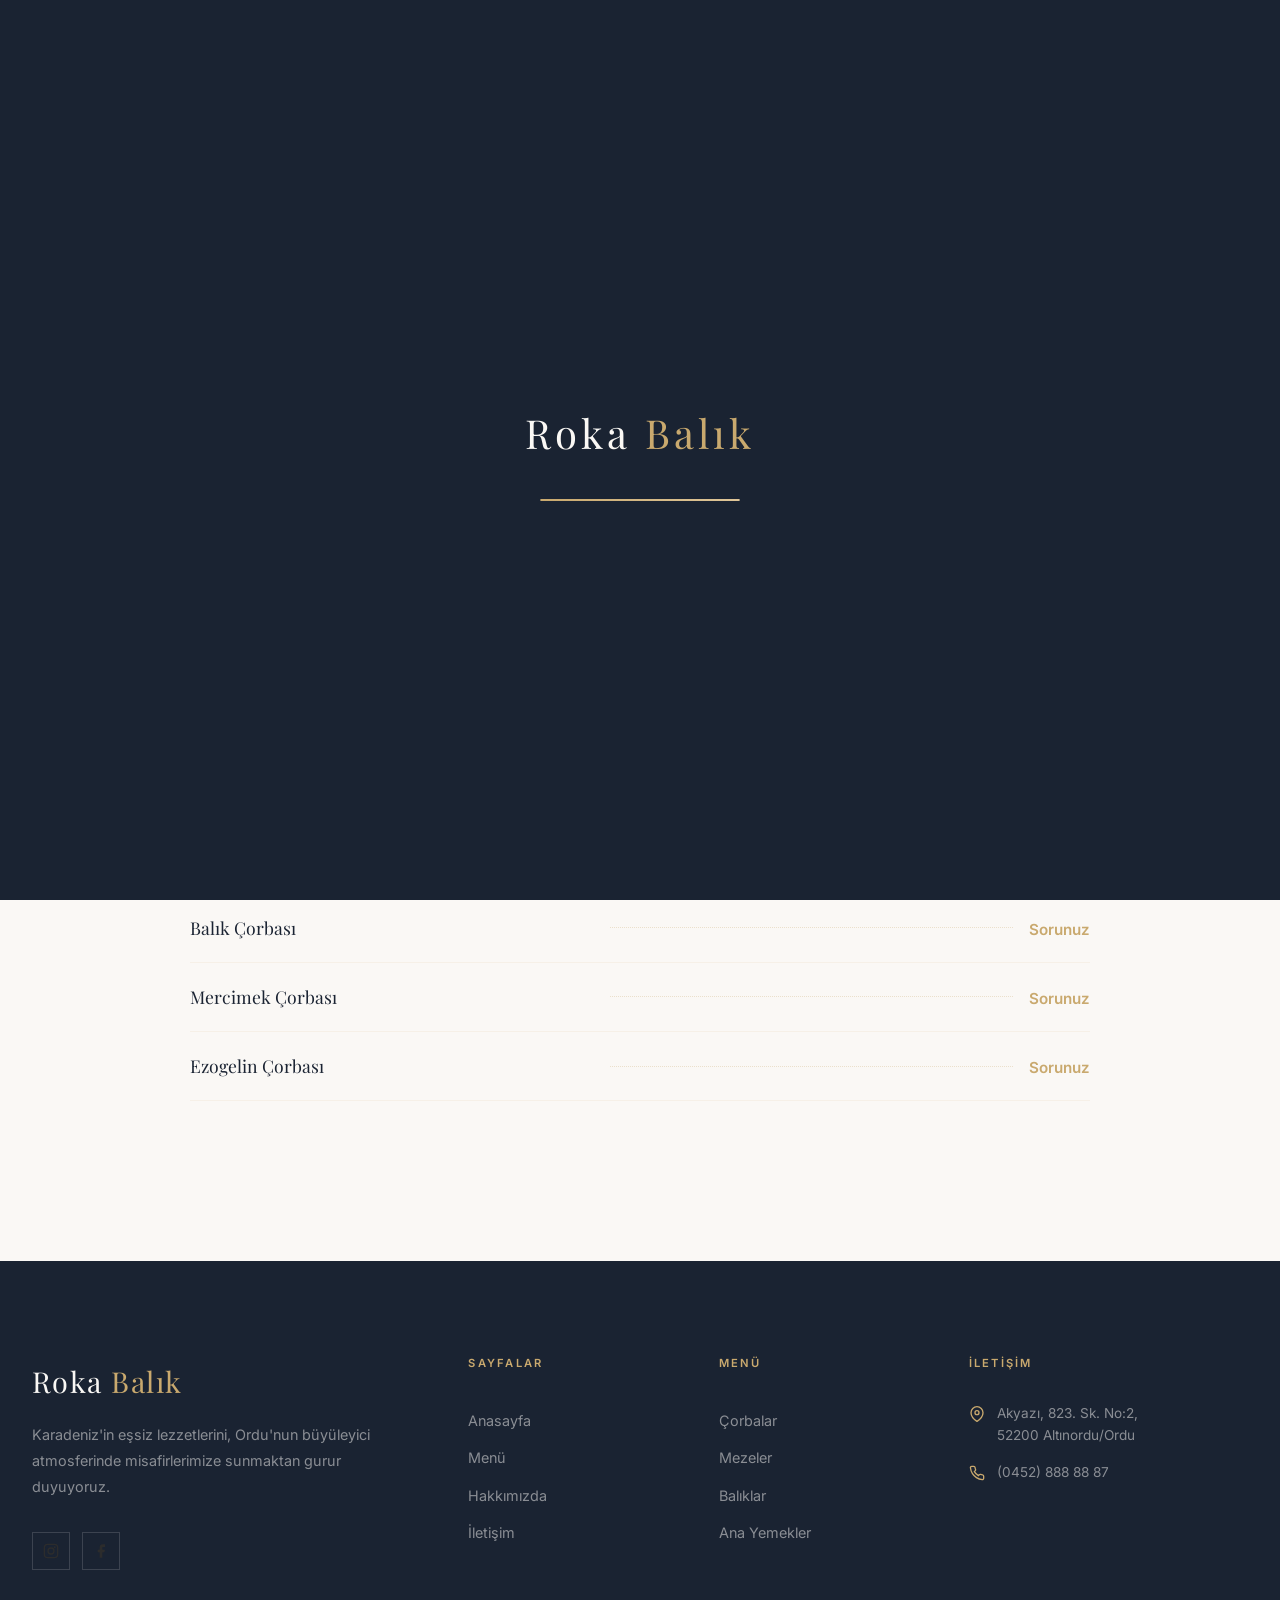
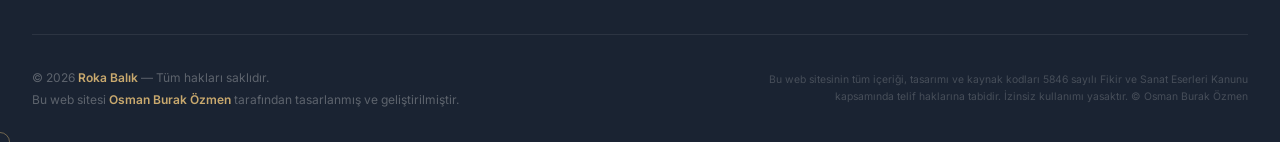
<file: menu.html>
<!DOCTYPE html>
<html lang="tr">

<head>
  <meta charset="UTF-8">
  <meta name="viewport" content="width=device-width, initial-scale=1.0">
  <meta name="author" content="Osman Burak Özmen">
  <meta name="copyright" content="© 2026 Osman Burak Özmen. Tüm hakları saklıdır.">
  <meta name="description"
    content="Roka Balık Ordu Menü — Taze deniz ürünleri, çorbalar, mezeler, ızgara balıklar, ana yemekler ve daha fazlası.">
  <title>Menü — Roka Balık Ordu</title>

  <link rel="preconnect" href="https://fonts.googleapis.com">
  <link rel="preconnect" href="https://fonts.gstatic.com" crossorigin>
  <link
    href="https://fonts.googleapis.com/css2?family=Cormorant+Garamond:ital,wght@0,300;0,400;0,600;1,300;1,400&family=Inter:wght@300;400;500;600;700&family=Playfair+Display:ital,wght@0,400;0,600;0,700;1,400&display=swap"
    rel="stylesheet">
  <link rel="stylesheet" href="css/style.css">
</head>

<body>
  <!-- Loading Screen -->
  <div class="loader" id="loader">
    <div class="loader-logo">Roka <span>Balık</span></div>
    <div class="loader-bar">
      <div class="loader-bar-inner"></div>
    </div>
  </div>

  <!-- Navigation -->
  <nav class="navbar scrolled" id="navbar">
    <div class="container">
      <a href="index.html" class="nav-logo">
        <div class="nav-logo-icon">
          <svg viewBox="0 0 44 44" fill="none" xmlns="http://www.w3.org/2000/svg">
            <circle cx="22" cy="22" r="20" stroke="#c9a96e" stroke-width="1.5" fill="none" />
            <path d="M12 26 C14 20, 18 16, 22 14 C26 16, 30 20, 32 26" stroke="#c9a96e" stroke-width="1.5" fill="none"
              stroke-linecap="round" />
            <path d="M16 24 C18 20, 20 18, 22 17 C24 18, 26 20, 28 24" stroke="#c9a96e" stroke-width="1" fill="none"
              opacity="0.5" />
            <line x1="22" y1="14" x2="22" y2="30" stroke="#c9a96e" stroke-width="1" opacity="0.4" />
            <path d="M18 28 Q22 32 26 28" stroke="#c9a96e" stroke-width="1" fill="none" stroke-linecap="round" />
          </svg>
        </div>
        <span class="nav-logo-text" style="color:var(--color-primary)">ROKA BALIK</span>
      </a>
      <div class="nav-links">
        <a href="index.html" style="color:var(--color-text)">Anasayfa</a>
        <a href="menu.html" class="active" style="color:var(--color-text)">Menü</a>
        <a href="hakkimizda.html" style="color:var(--color-text)">Hakkımızda</a>
        <a href="iletisim.html" style="color:var(--color-text)">İletişim</a>
        <a href="iletisim.html" class="nav-cta">Rezervasyon</a>
      </div>
      <div class="hamburger" id="hamburger">
        <span style="background:var(--color-primary)"></span>
        <span style="background:var(--color-primary)"></span>
        <span style="background:var(--color-primary)"></span>
      </div>
    </div>
  </nav>

  <div class="mobile-menu" id="mobileMenu">
    <a href="index.html">Anasayfa</a>
    <a href="menu.html">Menü</a>
    <a href="hakkimizda.html">Hakkımızda</a>
    <a href="iletisim.html">İletişim</a>
    <a href="iletisim.html">Rezervasyon</a>
  </div>

  <!-- Page Hero -->
  <section class="page-hero">
    <div class="page-hero-bg">
      <img src="assets/images/seafood-meze.png" alt="Roka Balık Menü">
    </div>
    <div class="page-hero-overlay"></div>
    <div class="page-hero-content">
      <h1 class="page-hero-title">Menümüz</h1>
      <p class="page-hero-subtitle">Karadeniz'in en taze lezzetleri, ustalıkla sofranıza</p>
    </div>
  </section>

  <!-- Menu Section -->
  <section class="menu-section">
    <div class="container">

      <!-- Menu Tabs -->
      <div class="menu-tabs" id="menuTabs">
        <button class="menu-tab active" data-tab="corba">Çorba</button>
        <button class="menu-tab" data-tab="yoresel-meze">Yöresel Meze</button>
        <button class="menu-tab" data-tab="soguk-meze">Soğuk Meze</button>
        <button class="menu-tab" data-tab="deniz-meze">Deniz Ürünleri Meze</button>
        <button class="menu-tab" data-tab="ara-sicak">Ara Sıcak</button>
        <button class="menu-tab" data-tab="salata">Salata</button>
        <button class="menu-tab" data-tab="ana-yemek">Ana Yemek</button>
        <button class="menu-tab" data-tab="gunluk-balik">Günlük Balıklar</button>
        <button class="menu-tab" data-tab="aperatif">Aperatifler</button>
        <button class="menu-tab" data-tab="tatli">Tatlı</button>
        <button class="menu-tab" data-tab="cerezler">Çerezler</button>
        <button class="menu-tab" data-tab="alkolsuz">Alkolsüz İçecek</button>
        <button class="menu-tab" data-tab="kokteyl">Kokteyller</button>
        <button class="menu-tab" data-tab="sarap">Şarap</button>
        <button class="menu-tab" data-tab="raki">Rakı</button>
        <button class="menu-tab" data-tab="bira">Bira</button>
        <button class="menu-tab" data-tab="viski">Viski</button>
        <button class="menu-tab" data-tab="votka">Votka</button>
        <button class="menu-tab" data-tab="cin">Cin</button>
        <button class="menu-tab" data-tab="tekila">Tekila</button>
        <button class="menu-tab" data-tab="rom">Rom</button>
        <button class="menu-tab" data-tab="likor">Likör</button>
        <button class="menu-tab" data-tab="vermut">Vermut</button>
        <button class="menu-tab" data-tab="premium">Premium Alkol</button>
      </div>

      <!-- ÇORBA -->
      <div class="menu-category active" id="corba">
        <h3 class="menu-category-title">Çorbalar</h3>
        <div class="menu-items-grid">
          <div class="menu-item"><span class="menu-item-name">Balık Çorbası</span><span
              class="menu-item-dots"></span><span class="menu-item-price">Sorunuz</span></div>
          <div class="menu-item"><span class="menu-item-name">Mercimek Çorbası</span><span
              class="menu-item-dots"></span><span class="menu-item-price">Sorunuz</span></div>
          <div class="menu-item"><span class="menu-item-name">Ezogelin Çorbası</span><span
              class="menu-item-dots"></span><span class="menu-item-price">Sorunuz</span></div>
        </div>
      </div>

      <!-- YÖRESEL MEZE -->
      <div class="menu-category" id="yoresel-meze">
        <h3 class="menu-category-title">Yöresel Otlu Meze</h3>
        <div class="menu-items-grid">
          <div class="menu-item"><span class="menu-item-name">Karalahana Sarması</span><span
              class="menu-item-dots"></span><span class="menu-item-price">Sorunuz</span></div>
          <div class="menu-item"><span class="menu-item-name">Muhlama (Kuymak)</span><span
              class="menu-item-dots"></span><span class="menu-item-price">Sorunuz</span></div>
          <div class="menu-item"><span class="menu-item-name">Karadeniz Pilavı</span><span
              class="menu-item-dots"></span><span class="menu-item-price">Sorunuz</span></div>
          <div class="menu-item"><span class="menu-item-name">Pancar Kavurması</span><span
              class="menu-item-dots"></span><span class="menu-item-price">Sorunuz</span></div>
          <div class="menu-item"><span class="menu-item-name">Lahana Turşusu</span><span
              class="menu-item-dots"></span><span class="menu-item-price">Sorunuz</span></div>
          <div class="menu-item"><span class="menu-item-name">Yöresel Otlu Peynir</span><span
              class="menu-item-dots"></span><span class="menu-item-price">Sorunuz</span></div>
          <div class="menu-item"><span class="menu-item-name">Mısır Ekmeği</span><span
              class="menu-item-dots"></span><span class="menu-item-price">Sorunuz</span></div>
          <div class="menu-item"><span class="menu-item-name">Karadeniz Pidesi</span><span
              class="menu-item-dots"></span><span class="menu-item-price">Sorunuz</span></div>
        </div>
      </div>

      <!-- SOĞUK MEZE -->
      <div class="menu-category" id="soguk-meze">
        <h3 class="menu-category-title">Soğuk Mezeler</h3>
        <div class="menu-items-grid">
          <div class="menu-item"><span class="menu-item-name">Haydari</span><span class="menu-item-dots"></span><span
              class="menu-item-price">Sorunuz</span></div>
          <div class="menu-item"><span class="menu-item-name">Atom</span><span class="menu-item-dots"></span><span
              class="menu-item-price">Sorunuz</span></div>
          <div class="menu-item"><span class="menu-item-name">Babagannuş</span><span class="menu-item-dots"></span><span
              class="menu-item-price">Sorunuz</span></div>
          <div class="menu-item"><span class="menu-item-name">Acılı Ezme</span><span class="menu-item-dots"></span><span
              class="menu-item-price">Sorunuz</span></div>
          <div class="menu-item"><span class="menu-item-name">Humus</span><span class="menu-item-dots"></span><span
              class="menu-item-price">Sorunuz</span></div>
          <div class="menu-item"><span class="menu-item-name">Patlıcan Salatası</span><span
              class="menu-item-dots"></span><span class="menu-item-price">Sorunuz</span></div>
          <div class="menu-item"><span class="menu-item-name">Rus Salatası</span><span
              class="menu-item-dots"></span><span class="menu-item-price">Sorunuz</span></div>
          <div class="menu-item"><span class="menu-item-name">Havuç Tarator</span><span
              class="menu-item-dots"></span><span class="menu-item-price">Sorunuz</span></div>
          <div class="menu-item"><span class="menu-item-name">Şakşuka</span><span class="menu-item-dots"></span><span
              class="menu-item-price">Sorunuz</span></div>
          <div class="menu-item"><span class="menu-item-name">Yoğurtlu Semizotu</span><span
              class="menu-item-dots"></span><span class="menu-item-price">Sorunuz</span></div>
        </div>
      </div>

      <!-- DENİZ ÜRÜNLERİ MEZE -->
      <div class="menu-category" id="deniz-meze">
        <h3 class="menu-category-title">Deniz Ürünleri Meze</h3>
        <div class="menu-items-grid">
          <div class="menu-item"><span class="menu-item-name">Karidesli Güveç</span><span
              class="menu-item-dots"></span><span class="menu-item-price">Sorunuz</span></div>
          <div class="menu-item"><span class="menu-item-name">Ahtapot Salatası</span><span
              class="menu-item-dots"></span><span class="menu-item-price">Sorunuz</span></div>
          <div class="menu-item"><span class="menu-item-name">Karides Sote</span><span
              class="menu-item-dots"></span><span class="menu-item-price">Sorunuz</span></div>
          <div class="menu-item"><span class="menu-item-name">Midye Tava</span><span class="menu-item-dots"></span><span
              class="menu-item-price">Sorunuz</span></div>
          <div class="menu-item"><span class="menu-item-name">Kalamar Tava</span><span
              class="menu-item-dots"></span><span class="menu-item-price">Sorunuz</span></div>
          <div class="menu-item"><span class="menu-item-name">Deniz Börülcesi</span><span
              class="menu-item-dots"></span><span class="menu-item-price">Sorunuz</span></div>
          <div class="menu-item"><span class="menu-item-name">Balık Köftesi</span><span
              class="menu-item-dots"></span><span class="menu-item-price">Sorunuz</span></div>
        </div>
      </div>

      <!-- ARA SICAK -->
      <div class="menu-category" id="ara-sicak">
        <h3 class="menu-category-title">Ara Sıcak</h3>
        <div class="menu-items-grid">
          <div class="menu-item"><span class="menu-item-name">Sigara Böreği</span><span
              class="menu-item-dots"></span><span class="menu-item-price">Sorunuz</span></div>
          <div class="menu-item"><span class="menu-item-name">Kaşarlı Mantar</span><span
              class="menu-item-dots"></span><span class="menu-item-price">Sorunuz</span></div>
          <div class="menu-item"><span class="menu-item-name">Paçanga Böreği</span><span
              class="menu-item-dots"></span><span class="menu-item-price">Sorunuz</span></div>
          <div class="menu-item"><span class="menu-item-name">Halloumi</span><span class="menu-item-dots"></span><span
              class="menu-item-price">Sorunuz</span></div>
          <div class="menu-item"><span class="menu-item-name">Patlıcan Kızartma</span><span
              class="menu-item-dots"></span><span class="menu-item-price">Sorunuz</span></div>
          <div class="menu-item"><span class="menu-item-name">Sücük Izgara</span><span
              class="menu-item-dots"></span><span class="menu-item-price">Sorunuz</span></div>
        </div>
      </div>

      <!-- SALATA -->
      <div class="menu-category" id="salata">
        <h3 class="menu-category-title">Salatalar</h3>
        <div class="menu-items-grid">
          <div class="menu-item"><span class="menu-item-name">Mevsim Salata</span><span
              class="menu-item-dots"></span><span class="menu-item-price">Sorunuz</span></div>
          <div class="menu-item"><span class="menu-item-name">Çoban Salata</span><span
              class="menu-item-dots"></span><span class="menu-item-price">Sorunuz</span></div>
          <div class="menu-item"><span class="menu-item-name">Roka Parmesan Salata</span><span
              class="menu-item-dots"></span><span class="menu-item-price">Sorunuz</span></div>
          <div class="menu-item"><span class="menu-item-name">Sezar Salata</span><span
              class="menu-item-dots"></span><span class="menu-item-price">Sorunuz</span></div>
          <div class="menu-item"><span class="menu-item-name">Akdeniz Salata</span><span
              class="menu-item-dots"></span><span class="menu-item-price">Sorunuz</span></div>
        </div>
      </div>

      <!-- ANA YEMEK -->
      <div class="menu-category" id="ana-yemek">
        <h3 class="menu-category-title">Ana Yemekler</h3>
        <div class="menu-items-grid">
          <div class="menu-item"><span class="menu-item-name">Bonfile</span><span class="menu-item-dots"></span><span
              class="menu-item-price">Sorunuz</span></div>
          <div class="menu-item"><span class="menu-item-name">Antrikot</span><span class="menu-item-dots"></span><span
              class="menu-item-price">Sorunuz</span></div>
          <div class="menu-item"><span class="menu-item-name">Pirzola</span><span class="menu-item-dots"></span><span
              class="menu-item-price">Sorunuz</span></div>
          <div class="menu-item"><span class="menu-item-name">Tavuk Şiş</span><span class="menu-item-dots"></span><span
              class="menu-item-price">Sorunuz</span></div>
          <div class="menu-item"><span class="menu-item-name">Tavuk Kanat</span><span
              class="menu-item-dots"></span><span class="menu-item-price">Sorunuz</span></div>
          <div class="menu-item"><span class="menu-item-name">Köfte</span><span class="menu-item-dots"></span><span
              class="menu-item-price">Sorunuz</span></div>
        </div>
      </div>

      <!-- GÜNLÜK BALIKLAR -->
      <div class="menu-category" id="gunluk-balik">
        <h3 class="menu-category-title">Günlük Balıklar</h3>
        <div class="menu-items-grid">
          <div class="menu-item-note">* Balıklarımız mevsime göre değişmektedir. Günlük taze balık çeşitlerimiz için
            lütfen servis ekibimize danışınız.</div>
          <div class="menu-item"><span class="menu-item-name">Hamsi (Mevsiminde)</span><span
              class="menu-item-dots"></span><span class="menu-item-price">Günlük</span></div>
          <div class="menu-item"><span class="menu-item-name">Levrek</span><span class="menu-item-dots"></span><span
              class="menu-item-price">Günlük</span></div>
          <div class="menu-item"><span class="menu-item-name">Çipura</span><span class="menu-item-dots"></span><span
              class="menu-item-price">Günlük</span></div>
          <div class="menu-item"><span class="menu-item-name">Lüfer</span><span class="menu-item-dots"></span><span
              class="menu-item-price">Günlük</span></div>
          <div class="menu-item"><span class="menu-item-name">Palamut</span><span class="menu-item-dots"></span><span
              class="menu-item-price">Günlük</span></div>
          <div class="menu-item"><span class="menu-item-name">Mezgit</span><span class="menu-item-dots"></span><span
              class="menu-item-price">Günlük</span></div>
          <div class="menu-item"><span class="menu-item-name">İstavrit</span><span class="menu-item-dots"></span><span
              class="menu-item-price">Günlük</span></div>
          <div class="menu-item"><span class="menu-item-name">Kalkan</span><span class="menu-item-dots"></span><span
              class="menu-item-price">Günlük</span></div>
          <div class="menu-item"><span class="menu-item-name">Somon</span><span class="menu-item-dots"></span><span
              class="menu-item-price">Günlük</span></div>
          <div class="menu-item"><span class="menu-item-name">Sardalya</span><span class="menu-item-dots"></span><span
              class="menu-item-price">Günlük</span></div>
          <div class="menu-item"><span class="menu-item-name">Barbun</span><span class="menu-item-dots"></span><span
              class="menu-item-price">Günlük</span></div>
        </div>
      </div>

      <!-- APERATİFLER -->
      <div class="menu-category" id="aperatif">
        <h3 class="menu-category-title">Aperatifler</h3>
        <div class="menu-items-grid">
          <div class="menu-item"><span class="menu-item-name">Patates Kızartması</span><span
              class="menu-item-dots"></span><span class="menu-item-price">Sorunuz</span></div>
          <div class="menu-item"><span class="menu-item-name">Soğan Halkası</span><span
              class="menu-item-dots"></span><span class="menu-item-price">Sorunuz</span></div>
          <div class="menu-item"><span class="menu-item-name">Çıtır Tavuk</span><span
              class="menu-item-dots"></span><span class="menu-item-price">Sorunuz</span></div>
          <div class="menu-item"><span class="menu-item-name">Mozzarella Stick</span><span
              class="menu-item-dots"></span><span class="menu-item-price">Sorunuz</span></div>
        </div>
      </div>

      <!-- TATLI -->
      <div class="menu-category" id="tatli">
        <h3 class="menu-category-title">Tatlılar</h3>
        <div class="menu-items-grid">
          <div class="menu-item"><span class="menu-item-name">Künefe</span><span class="menu-item-dots"></span><span
              class="menu-item-price">Sorunuz</span></div>
          <div class="menu-item"><span class="menu-item-name">Sütlaç</span><span class="menu-item-dots"></span><span
              class="menu-item-price">Sorunuz</span></div>
          <div class="menu-item"><span class="menu-item-name">Kazandibi</span><span class="menu-item-dots"></span><span
              class="menu-item-price">Sorunuz</span></div>
          <div class="menu-item"><span class="menu-item-name">Profiterol</span><span class="menu-item-dots"></span><span
              class="menu-item-price">Sorunuz</span></div>
          <div class="menu-item"><span class="menu-item-name">Trileçe</span><span class="menu-item-dots"></span><span
              class="menu-item-price">Sorunuz</span></div>
          <div class="menu-item"><span class="menu-item-name">Baklava</span><span class="menu-item-dots"></span><span
              class="menu-item-price">Sorunuz</span></div>
          <div class="menu-item"><span class="menu-item-name">Dondurma (Çeşitli)</span><span
              class="menu-item-dots"></span><span class="menu-item-price">Sorunuz</span></div>
          <div class="menu-item"><span class="menu-item-name">Mevsim Meyve Tabağı</span><span
              class="menu-item-dots"></span><span class="menu-item-price">Sorunuz</span></div>
        </div>
      </div>

      <!-- ÇEREZLER -->
      <div class="menu-category" id="cerezler">
        <h3 class="menu-category-title">Çerezler</h3>
        <div class="menu-items-grid">
          <div class="menu-item"><span class="menu-item-name">Kaju</span><span class="menu-item-dots"></span><span
              class="menu-item-price">Sorunuz</span></div>
          <div class="menu-item"><span class="menu-item-name">Antep Fıstığı</span><span
              class="menu-item-dots"></span><span class="menu-item-price">Sorunuz</span></div>
          <div class="menu-item"><span class="menu-item-name">Badem</span><span class="menu-item-dots"></span><span
              class="menu-item-price">Sorunuz</span></div>
          <div class="menu-item"><span class="menu-item-name">Fındık</span><span class="menu-item-dots"></span><span
              class="menu-item-price">Sorunuz</span></div>
          <div class="menu-item"><span class="menu-item-name">Karışık Çerez</span><span
              class="menu-item-dots"></span><span class="menu-item-price">Sorunuz</span></div>
          <div class="menu-item"><span class="menu-item-name">Leblebi</span><span class="menu-item-dots"></span><span
              class="menu-item-price">Sorunuz</span></div>
        </div>
      </div>

      <!-- ALKOLSÜZ İÇECEK -->
      <div class="menu-category" id="alkolsuz">
        <h3 class="menu-category-title">Alkolsüz İçecekler</h3>
        <div class="menu-items-grid">
          <div class="menu-item"><span class="menu-item-name">Çay</span><span class="menu-item-dots"></span><span
              class="menu-item-price">Sorunuz</span></div>
          <div class="menu-item"><span class="menu-item-name">Türk Kahvesi</span><span
              class="menu-item-dots"></span><span class="menu-item-price">Sorunuz</span></div>
          <div class="menu-item"><span class="menu-item-name">Nescafe</span><span class="menu-item-dots"></span><span
              class="menu-item-price">Sorunuz</span></div>
          <div class="menu-item"><span class="menu-item-name">Taze Sıkılmış Portakal Suyu</span><span
              class="menu-item-dots"></span><span class="menu-item-price">Sorunuz</span></div>
          <div class="menu-item"><span class="menu-item-name">Taze Limonata</span><span
              class="menu-item-dots"></span><span class="menu-item-price">Sorunuz</span></div>
          <div class="menu-item"><span class="menu-item-name">Ayran</span><span class="menu-item-dots"></span><span
              class="menu-item-price">Sorunuz</span></div>
          <div class="menu-item"><span class="menu-item-name">Su (0.5L / 1L)</span><span
              class="menu-item-dots"></span><span class="menu-item-price">Sorunuz</span></div>
          <div class="menu-item"><span class="menu-item-name">Maden Suyu / Soda</span><span
              class="menu-item-dots"></span><span class="menu-item-price">Sorunuz</span></div>
          <div class="menu-item"><span class="menu-item-name">Meşrubat (Kola, Fanta, Sprite)</span><span
              class="menu-item-dots"></span><span class="menu-item-price">Sorunuz</span></div>
          <div class="menu-item"><span class="menu-item-name">Ice Tea</span><span class="menu-item-dots"></span><span
              class="menu-item-price">Sorunuz</span></div>
          <div class="menu-item"><span class="menu-item-name">Red Bull</span><span class="menu-item-dots"></span><span
              class="menu-item-price">Sorunuz</span></div>
        </div>
      </div>

      <!-- KOKTEYLLER -->
      <div class="menu-category" id="kokteyl">
        <h3 class="menu-category-title">Kokteyller</h3>
        <div class="menu-items-grid">
          <div class="menu-item-note"
            style="border:none; padding-bottom: 0.5rem; font-weight:600; color:var(--color-primary);">Alkollü Kokteyller
          </div>
          <div class="menu-item"><span class="menu-item-name">Mojito</span><span class="menu-item-dots"></span><span
              class="menu-item-price">Sorunuz</span></div>
          <div class="menu-item"><span class="menu-item-name">Aperol Spritz</span><span
              class="menu-item-dots"></span><span class="menu-item-price">Sorunuz</span></div>
          <div class="menu-item"><span class="menu-item-name">Margarita</span><span class="menu-item-dots"></span><span
              class="menu-item-price">Sorunuz</span></div>
          <div class="menu-item"><span class="menu-item-name">Cosmopolitan</span><span
              class="menu-item-dots"></span><span class="menu-item-price">Sorunuz</span></div>
          <div class="menu-item"><span class="menu-item-name">Long Island</span><span
              class="menu-item-dots"></span><span class="menu-item-price">Sorunuz</span></div>
          <div class="menu-item"><span class="menu-item-name">Gin Tonic</span><span class="menu-item-dots"></span><span
              class="menu-item-price">Sorunuz</span></div>
          <div class="menu-item-note"
            style="border:none; padding: 1.5rem 0 0.5rem; font-weight:600; color:var(--color-primary);">Alkolsüz
            Kokteyller</div>
          <div class="menu-item"><span class="menu-item-name">Virgin Mojito</span><span
              class="menu-item-dots"></span><span class="menu-item-price">Sorunuz</span></div>
          <div class="menu-item"><span class="menu-item-name">Paşiflora Cooler</span><span
              class="menu-item-dots"></span><span class="menu-item-price">Sorunuz</span></div>
          <div class="menu-item"><span class="menu-item-name">Berry Lemonade</span><span
              class="menu-item-dots"></span><span class="menu-item-price">Sorunuz</span></div>
          <div class="menu-item"><span class="menu-item-name">Mango Smoothie</span><span
              class="menu-item-dots"></span><span class="menu-item-price">Sorunuz</span></div>
        </div>
      </div>

      <!-- ŞARAP -->
      <div class="menu-category" id="sarap">
        <h3 class="menu-category-title">Şarap</h3>
        <div class="menu-items-grid">
          <div class="menu-item-note">* Geniş şarap yelpazemiz için garsonumuza danışınız. Beyaz, kırmızı ve roze
            seçeneklerimiz mevcuttur.</div>
          <div class="menu-item"><span class="menu-item-name">Beyaz Şarap (Kadeh)</span><span
              class="menu-item-dots"></span><span class="menu-item-price">Sorunuz</span></div>
          <div class="menu-item"><span class="menu-item-name">Beyaz Şarap (Şişe)</span><span
              class="menu-item-dots"></span><span class="menu-item-price">Sorunuz</span></div>
          <div class="menu-item"><span class="menu-item-name">Kırmızı Şarap (Kadeh)</span><span
              class="menu-item-dots"></span><span class="menu-item-price">Sorunuz</span></div>
          <div class="menu-item"><span class="menu-item-name">Kırmızı Şarap (Şişe)</span><span
              class="menu-item-dots"></span><span class="menu-item-price">Sorunuz</span></div>
          <div class="menu-item"><span class="menu-item-name">Roze Şarap (Kadeh)</span><span
              class="menu-item-dots"></span><span class="menu-item-price">Sorunuz</span></div>
          <div class="menu-item"><span class="menu-item-name">Roze Şarap (Şişe)</span><span
              class="menu-item-dots"></span><span class="menu-item-price">Sorunuz</span></div>
        </div>
      </div>

      <!-- RAKI -->
      <div class="menu-category" id="raki">
        <h3 class="menu-category-title">Rakı</h3>
        <div class="menu-items-grid">
          <div class="menu-item"><span class="menu-item-name">Yeni Rakı (35cl)</span><span
              class="menu-item-dots"></span><span class="menu-item-price">Sorunuz</span></div>
          <div class="menu-item"><span class="menu-item-name">Yeni Rakı (70cl)</span><span
              class="menu-item-dots"></span><span class="menu-item-price">Sorunuz</span></div>
          <div class="menu-item"><span class="menu-item-name">Tekirdağ Rakı (35cl)</span><span
              class="menu-item-dots"></span><span class="menu-item-price">Sorunuz</span></div>
          <div class="menu-item"><span class="menu-item-name">Tekirdağ Rakı (70cl)</span><span
              class="menu-item-dots"></span><span class="menu-item-price">Sorunuz</span></div>
          <div class="menu-item"><span class="menu-item-name">Efe Rakı (35cl)</span><span
              class="menu-item-dots"></span><span class="menu-item-price">Sorunuz</span></div>
          <div class="menu-item"><span class="menu-item-name">Efe Rakı (70cl)</span><span
              class="menu-item-dots"></span><span class="menu-item-price">Sorunuz</span></div>
        </div>
      </div>

      <!-- BİRA -->
      <div class="menu-category" id="bira">
        <h3 class="menu-category-title">Bira</h3>
        <div class="menu-items-grid">
          <div class="menu-item"><span class="menu-item-name">Efes Pilsen</span><span
              class="menu-item-dots"></span><span class="menu-item-price">Sorunuz</span></div>
          <div class="menu-item"><span class="menu-item-name">Efes Özel Seri</span><span
              class="menu-item-dots"></span><span class="menu-item-price">Sorunuz</span></div>
          <div class="menu-item"><span class="menu-item-name">Bomonti Filtresiz</span><span
              class="menu-item-dots"></span><span class="menu-item-price">Sorunuz</span></div>
          <div class="menu-item"><span class="menu-item-name">Corona</span><span class="menu-item-dots"></span><span
              class="menu-item-price">Sorunuz</span></div>
          <div class="menu-item"><span class="menu-item-name">Heineken</span><span class="menu-item-dots"></span><span
              class="menu-item-price">Sorunuz</span></div>
          <div class="menu-item"><span class="menu-item-name">Miller</span><span class="menu-item-dots"></span><span
              class="menu-item-price">Sorunuz</span></div>
        </div>
      </div>

      <!-- VİSKİ -->
      <div class="menu-category" id="viski">
        <h3 class="menu-category-title">Viski</h3>
        <div class="menu-items-grid">
          <div class="menu-item"><span class="menu-item-name">Jack Daniel's</span><span
              class="menu-item-dots"></span><span class="menu-item-price">Sorunuz</span></div>
          <div class="menu-item"><span class="menu-item-name">Johnnie Walker Red</span><span
              class="menu-item-dots"></span><span class="menu-item-price">Sorunuz</span></div>
          <div class="menu-item"><span class="menu-item-name">Johnnie Walker Black</span><span
              class="menu-item-dots"></span><span class="menu-item-price">Sorunuz</span></div>
          <div class="menu-item"><span class="menu-item-name">Chivas Regal</span><span
              class="menu-item-dots"></span><span class="menu-item-price">Sorunuz</span></div>
          <div class="menu-item"><span class="menu-item-name">Ballantine's</span><span
              class="menu-item-dots"></span><span class="menu-item-price">Sorunuz</span></div>
          <div class="menu-item"><span class="menu-item-name">Jameson</span><span class="menu-item-dots"></span><span
              class="menu-item-price">Sorunuz</span></div>
        </div>
      </div>

      <!-- VOTKA -->
      <div class="menu-category" id="votka">
        <h3 class="menu-category-title">Votka</h3>
        <div class="menu-items-grid">
          <div class="menu-item"><span class="menu-item-name">Absolut</span><span class="menu-item-dots"></span><span
              class="menu-item-price">Sorunuz</span></div>
          <div class="menu-item"><span class="menu-item-name">Smirnoff</span><span class="menu-item-dots"></span><span
              class="menu-item-price">Sorunuz</span></div>
          <div class="menu-item"><span class="menu-item-name">Grey Goose</span><span class="menu-item-dots"></span><span
              class="menu-item-price">Sorunuz</span></div>
          <div class="menu-item"><span class="menu-item-name">Belvedere</span><span class="menu-item-dots"></span><span
              class="menu-item-price">Sorunuz</span></div>
          <div class="menu-item"><span class="menu-item-name">İstanblue</span><span class="menu-item-dots"></span><span
              class="menu-item-price">Sorunuz</span></div>
        </div>
      </div>

      <!-- CİN -->
      <div class="menu-category" id="cin">
        <h3 class="menu-category-title">Cin</h3>
        <div class="menu-items-grid">
          <div class="menu-item"><span class="menu-item-name">Bombay Sapphire</span><span
              class="menu-item-dots"></span><span class="menu-item-price">Sorunuz</span></div>
          <div class="menu-item"><span class="menu-item-name">Beefeater</span><span class="menu-item-dots"></span><span
              class="menu-item-price">Sorunuz</span></div>
          <div class="menu-item"><span class="menu-item-name">Hendrick's</span><span class="menu-item-dots"></span><span
              class="menu-item-price">Sorunuz</span></div>
          <div class="menu-item"><span class="menu-item-name">Gordon's</span><span class="menu-item-dots"></span><span
              class="menu-item-price">Sorunuz</span></div>
          <div class="menu-item"><span class="menu-item-name">Tanqueray</span><span class="menu-item-dots"></span><span
              class="menu-item-price">Sorunuz</span></div>
        </div>
      </div>

      <!-- TEKİLA -->
      <div class="menu-category" id="tekila">
        <h3 class="menu-category-title">Tekila</h3>
        <div class="menu-items-grid">
          <div class="menu-item"><span class="menu-item-name">Jose Cuervo</span><span
              class="menu-item-dots"></span><span class="menu-item-price">Sorunuz</span></div>
          <div class="menu-item"><span class="menu-item-name">Sierra Silver</span><span
              class="menu-item-dots"></span><span class="menu-item-price">Sorunuz</span></div>
          <div class="menu-item"><span class="menu-item-name">Sierra Gold</span><span
              class="menu-item-dots"></span><span class="menu-item-price">Sorunuz</span></div>
          <div class="menu-item"><span class="menu-item-name">Patron Silver</span><span
              class="menu-item-dots"></span><span class="menu-item-price">Sorunuz</span></div>
        </div>
      </div>

      <!-- ROM -->
      <div class="menu-category" id="rom">
        <h3 class="menu-category-title">Rom</h3>
        <div class="menu-items-grid">
          <div class="menu-item"><span class="menu-item-name">Bacardi White</span><span
              class="menu-item-dots"></span><span class="menu-item-price">Sorunuz</span></div>
          <div class="menu-item"><span class="menu-item-name">Bacardi Gold</span><span
              class="menu-item-dots"></span><span class="menu-item-price">Sorunuz</span></div>
          <div class="menu-item"><span class="menu-item-name">Captain Morgan</span><span
              class="menu-item-dots"></span><span class="menu-item-price">Sorunuz</span></div>
          <div class="menu-item"><span class="menu-item-name">Havana Club</span><span
              class="menu-item-dots"></span><span class="menu-item-price">Sorunuz</span></div>
        </div>
      </div>

      <!-- LİKÖR -->
      <div class="menu-category" id="likor">
        <h3 class="menu-category-title">Likör</h3>
        <div class="menu-items-grid">
          <div class="menu-item"><span class="menu-item-name">Baileys</span><span class="menu-item-dots"></span><span
              class="menu-item-price">Sorunuz</span></div>
          <div class="menu-item"><span class="menu-item-name">Jägermeister</span><span
              class="menu-item-dots"></span><span class="menu-item-price">Sorunuz</span></div>
          <div class="menu-item"><span class="menu-item-name">Kahlúa</span><span class="menu-item-dots"></span><span
              class="menu-item-price">Sorunuz</span></div>
          <div class="menu-item"><span class="menu-item-name">Malibu</span><span class="menu-item-dots"></span><span
              class="menu-item-price">Sorunuz</span></div>
          <div class="menu-item"><span class="menu-item-name">Amaretto</span><span class="menu-item-dots"></span><span
              class="menu-item-price">Sorunuz</span></div>
        </div>
      </div>

      <!-- VERMUT -->
      <div class="menu-category" id="vermut">
        <h3 class="menu-category-title">Vermut</h3>
        <div class="menu-items-grid">
          <div class="menu-item"><span class="menu-item-name">Martini Bianco</span><span
              class="menu-item-dots"></span><span class="menu-item-price">Sorunuz</span></div>
          <div class="menu-item"><span class="menu-item-name">Martini Rosso</span><span
              class="menu-item-dots"></span><span class="menu-item-price">Sorunuz</span></div>
          <div class="menu-item"><span class="menu-item-name">Martini Extra Dry</span><span
              class="menu-item-dots"></span><span class="menu-item-price">Sorunuz</span></div>
          <div class="menu-item"><span class="menu-item-name">Cinzano</span><span class="menu-item-dots"></span><span
              class="menu-item-price">Sorunuz</span></div>
        </div>
      </div>

      <!-- PREMIUM ALKOL -->
      <div class="menu-category" id="premium">
        <h3 class="menu-category-title">Premium Alkoller</h3>
        <div class="menu-items-grid">
          <div class="menu-item-note">* Premium alkol yelpazemiz için lütfen servis ekibimize danışınız.</div>
          <div class="menu-item"><span class="menu-item-name">Hennessy VS</span><span
              class="menu-item-dots"></span><span class="menu-item-price">Sorunuz</span></div>
          <div class="menu-item"><span class="menu-item-name">Hennessy VSOP</span><span
              class="menu-item-dots"></span><span class="menu-item-price">Sorunuz</span></div>
          <div class="menu-item"><span class="menu-item-name">Johnnie Walker Blue</span><span
              class="menu-item-dots"></span><span class="menu-item-price">Sorunuz</span></div>
          <div class="menu-item"><span class="menu-item-name">Macallan 12</span><span
              class="menu-item-dots"></span><span class="menu-item-price">Sorunuz</span></div>
          <div class="menu-item"><span class="menu-item-name">Glenfiddich 12</span><span
              class="menu-item-dots"></span><span class="menu-item-price">Sorunuz</span></div>
        </div>
      </div>

    </div>
  </section>

  <!-- Footer -->
  <footer class="footer">
    <div class="container">
      <div class="footer-top">
        <div class="footer-brand">
          <div class="footer-logo">Roka <span>Balık</span></div>
          <p>Karadeniz'in eşsiz lezzetlerini, Ordu'nun büyüleyici atmosferinde misafirlerimize sunmaktan gurur
            duyuyoruz.</p>
          <div class="footer-social">
            <a href="https://www.instagram.com/rokabalikordu/" target="_blank" rel="noopener" class="footer-social-link"
              aria-label="Instagram">
              <svg viewBox="0 0 24 24">
                <rect x="2" y="2" width="20" height="20" rx="5" ry="5" fill="none" stroke="currentColor"
                  stroke-width="2" />
                <circle cx="12" cy="12" r="4.5" fill="none" stroke="currentColor" stroke-width="2" />
                <circle cx="17.5" cy="6.5" r="1.5" fill="currentColor" />
              </svg>
            </a>
            <a href="https://www.facebook.com/rokabalikordu" target="_blank" rel="noopener" class="footer-social-link"
              aria-label="Facebook">
              <svg viewBox="0 0 24 24">
                <path d="M18 2h-3a5 5 0 00-5 5v3H7v4h3v8h4v-8h3l1-4h-4V7a1 1 0 011-1h3z" fill="currentColor" />
              </svg>
            </a>
          </div>
        </div>
        <div class="footer-col">
          <h4>Sayfalar</h4>
          <a href="index.html">Anasayfa</a>
          <a href="menu.html">Menü</a>
          <a href="hakkimizda.html">Hakkımızda</a>
          <a href="iletisim.html">İletişim</a>
        </div>
        <div class="footer-col">
          <h4>Menü</h4>
          <a href="menu.html">Çorbalar</a>
          <a href="menu.html">Mezeler</a>
          <a href="menu.html">Balıklar</a>
          <a href="menu.html">Ana Yemekler</a>
        </div>
        <div class="footer-col">
          <h4>İletişim</h4>
          <div class="footer-contact-item">
            <svg viewBox="0 0 24 24">
              <path d="M21 10c0 7-9 13-9 13s-9-6-9-13a9 9 0 0118 0z" stroke-linecap="round" stroke-linejoin="round" />
              <circle cx="12" cy="10" r="3" />
            </svg>
            <span>Akyazı, 823. Sk. No:2,<br>52200 Altınordu/Ordu</span>
          </div>
          <div class="footer-contact-item">
            <svg viewBox="0 0 24 24">
              <path
                d="M22 16.92v3a2 2 0 01-2.18 2 19.79 19.79 0 01-8.63-3.07 19.5 19.5 0 01-6-6 19.79 19.79 0 01-3.07-8.67A2 2 0 014.11 2h3a2 2 0 012 1.72c.127.96.361 1.903.7 2.81a2 2 0 01-.45 2.11L8.09 9.91a16 16 0 006 6l1.27-1.27a2 2 0 012.11-.45c.907.339 1.85.573 2.81.7A2 2 0 0122 16.92z" />
            </svg>
            <span>(0452) 888 88 87</span>
          </div>
        </div>
      </div>
      <div class="footer-bottom">
        <div class="footer-copyright">
          © 2026 <strong>Roka Balık</strong> — Tüm hakları saklıdır.<br>
          Bu web sitesi <strong>Osman Burak Özmen</strong> tarafından tasarlanmış ve geliştirilmiştir.
        </div>
        <div class="footer-legal">
          Bu web sitesinin tüm içeriği, tasarımı ve kaynak kodları 5846 sayılı Fikir ve Sanat Eserleri Kanunu
          kapsamında telif haklarına tabidir. İzinsiz kullanımı yasaktır. © Osman Burak Özmen
        </div>
      </div>
    </div>
  </footer>

  <script src="js/main.js"></script>
</body>

</html>
</file>
<file: css/style.css>
/* ============================================
   ROKA BALIK — Ultra-Premium Cinematic Design
   © 2026 Osman Burak Özmen
   Tüm hakları saklıdır.
   ============================================ */

/* --- CSS Custom Properties (Design Tokens) --- */
:root {
  /* Color Palette */
  --color-primary: #1a2332;
  --color-primary-light: #243244;
  --color-secondary: #c9a96e;
  --color-secondary-light: #dfc699;
  --color-accent: #2d6a8f;
  --color-accent-light: #3d8ab8;
  --color-cream: #faf8f5;
  --color-warm-white: #f5f0ea;
  --color-text: #2c2c2c;
  --color-text-light: #6b6b6b;
  --color-text-muted: #999;
  --color-border: rgba(201, 169, 110, 0.2);
  --color-overlay: rgba(26, 35, 50, 0.6);
  --color-overlay-heavy: rgba(26, 35, 50, 0.8);
  --color-glass: rgba(255, 255, 255, 0.08);
  --color-glass-light: rgba(255, 255, 255, 0.95);

  /* Typography */
  --font-display: 'Playfair Display', 'Georgia', serif;
  --font-body: 'Inter', 'Helvetica Neue', sans-serif;
  --font-accent: 'Cormorant Garamond', 'Georgia', serif;

  /* Spacing */
  --space-xs: 0.5rem;
  --space-sm: 1rem;
  --space-md: 2rem;
  --space-lg: 4rem;
  --space-xl: 6rem;
  --space-2xl: 10rem;

  /* Layout */
  --max-width: 1400px;
  --nav-height: 80px;

  /* Transitions */
  --ease-smooth: cubic-bezier(0.25, 0.46, 0.45, 0.94);
  --ease-out: cubic-bezier(0.22, 1, 0.36, 1);
  --ease-spring: cubic-bezier(0.175, 0.885, 0.32, 1.275);
  --transition-fast: 0.3s var(--ease-smooth);
  --transition-medium: 0.6s var(--ease-out);
  --transition-slow: 1s var(--ease-out);

  /* Shadows */
  --shadow-soft: 0 4px 20px rgba(0, 0, 0, 0.06);
  --shadow-medium: 0 8px 40px rgba(0, 0, 0, 0.1);
  --shadow-heavy: 0 20px 60px rgba(0, 0, 0, 0.15);
  --shadow-gold: 0 4px 20px rgba(201, 169, 110, 0.3);
}

/* --- Reset & Base --- */
*,
*::before,
*::after {
  margin: 0;
  padding: 0;
  box-sizing: border-box;
}

html {
  scroll-behavior: smooth;
  font-size: 16px;
  overflow-x: hidden;
}

body {
  font-family: var(--font-body);
  color: var(--color-text);
  background-color: var(--color-cream);
  line-height: 1.7;
  overflow-x: hidden;
  -webkit-font-smoothing: antialiased;
  -moz-osx-font-smoothing: grayscale;
}

img {
  max-width: 100%;
  height: auto;
  display: block;
}

a {
  text-decoration: none;
  color: inherit;
  transition: color var(--transition-fast);
}

ul,
ol {
  list-style: none;
}

h1,
h2,
h3,
h4,
h5,
h6 {
  font-family: var(--font-display);
  font-weight: 600;
  line-height: 1.2;
}

/* --- Utility Classes --- */
.container {
  width: 100%;
  max-width: var(--max-width);
  margin: 0 auto;
  padding: 0 var(--space-md);
}

.section-label {
  font-family: var(--font-body);
  font-size: 0.75rem;
  font-weight: 600;
  letter-spacing: 0.3em;
  text-transform: uppercase;
  color: var(--color-secondary);
  display: flex;
  align-items: center;
  gap: 1rem;
  margin-bottom: var(--space-sm);
}

.section-label::before {
  content: '';
  width: 40px;
  height: 1px;
  background: var(--color-secondary);
}

.section-title {
  font-size: clamp(2.2rem, 5vw, 4rem);
  color: var(--color-primary);
  margin-bottom: var(--space-md);
  font-weight: 700;
}

.section-title.light {
  color: var(--color-cream);
}

.section-subtitle {
  font-family: var(--font-accent);
  font-size: clamp(1.1rem, 2vw, 1.4rem);
  color: var(--color-text-light);
  max-width: 600px;
  font-style: italic;
  line-height: 1.8;
}

.section-subtitle.light {
  color: rgba(250, 248, 245, 0.8);
}

.gold-divider {
  width: 60px;
  height: 2px;
  background: linear-gradient(90deg, var(--color-secondary), var(--color-secondary-light));
  margin: var(--space-md) 0;
}

/* Reveal animations */
.reveal {
  opacity: 0;
  transform: translateY(40px);
  transition: opacity 0.8s var(--ease-out), transform 0.8s var(--ease-out);
}

.reveal.visible {
  opacity: 1;
  transform: translateY(0);
}

.reveal-left {
  opacity: 0;
  transform: translateX(-60px);
  transition: opacity 0.8s var(--ease-out), transform 0.8s var(--ease-out);
}

.reveal-left.visible {
  opacity: 1;
  transform: translateX(0);
}

.reveal-right {
  opacity: 0;
  transform: translateX(60px);
  transition: opacity 0.8s var(--ease-out), transform 0.8s var(--ease-out);
}

.reveal-right.visible {
  opacity: 1;
  transform: translateX(0);
}

.reveal-scale {
  opacity: 0;
  transform: scale(0.9);
  transition: opacity 0.8s var(--ease-out), transform 0.8s var(--ease-out);
}

.reveal-scale.visible {
  opacity: 1;
  transform: scale(1);
}

/* --- Loading Screen --- */
.loader {
  position: fixed;
  top: 0;
  left: 0;
  width: 100%;
  height: 100%;
  background: var(--color-primary);
  display: flex;
  flex-direction: column;
  align-items: center;
  justify-content: center;
  z-index: 10000;
  transition: opacity 0.8s var(--ease-out), visibility 0.8s;
}

.loader.hidden {
  opacity: 0;
  visibility: hidden;
  pointer-events: none;
}

.loader-logo {
  font-family: var(--font-display);
  font-size: 2.5rem;
  color: var(--color-cream);
  margin-bottom: 2rem;
  letter-spacing: 0.1em;
}

.loader-logo span {
  color: var(--color-secondary);
}

.loader-bar {
  width: 200px;
  height: 2px;
  background: rgba(255, 255, 255, 0.1);
  border-radius: 2px;
  overflow: hidden;
}

.loader-bar-inner {
  width: 0%;
  height: 100%;
  background: linear-gradient(90deg, var(--color-secondary), var(--color-secondary-light));
  border-radius: 2px;
  animation: loaderFill 2s var(--ease-smooth) forwards;
}

@keyframes loaderFill {
  to {
    width: 100%;
  }
}

/* ============================================
   NAVIGATION
   ============================================ */
.navbar {
  position: fixed;
  top: 0;
  left: 0;
  width: 100%;
  height: var(--nav-height);
  z-index: 1000;
  transition: background var(--transition-medium), box-shadow var(--transition-medium), backdrop-filter var(--transition-medium);
  display: flex;
  align-items: center;
}

.navbar.scrolled {
  background: rgba(250, 248, 245, 0.95);
  backdrop-filter: blur(20px);
  -webkit-backdrop-filter: blur(20px);
  box-shadow: 0 1px 30px rgba(0, 0, 0, 0.08);
}

.navbar .container {
  display: flex;
  align-items: center;
  justify-content: space-between;
}

.nav-logo {
  display: flex;
  align-items: center;
  gap: 0.75rem;
  z-index: 1001;
}

.nav-logo-icon {
  width: 44px;
  height: 44px;
  position: relative;
}

.nav-logo-icon svg {
  width: 100%;
  height: 100%;
}

.nav-logo-text {
  font-family: var(--font-display);
  font-size: 1.4rem;
  font-weight: 700;
  color: var(--color-cream);
  letter-spacing: 0.05em;
  transition: color var(--transition-fast);
}

.navbar.scrolled .nav-logo-text {
  color: var(--color-primary);
}

.nav-links {
  display: flex;
  align-items: center;
  gap: 2.5rem;
}

.nav-links a {
  font-family: var(--font-body);
  font-size: 0.8rem;
  font-weight: 500;
  letter-spacing: 0.15em;
  text-transform: uppercase;
  color: rgba(250, 248, 245, 0.85);
  position: relative;
  padding: 0.5rem 0;
  transition: color var(--transition-fast);
}

.navbar.scrolled .nav-links a {
  color: var(--color-text);
}

.nav-links a::after {
  content: '';
  position: absolute;
  bottom: 0;
  left: 0;
  width: 0;
  height: 1.5px;
  background: var(--color-secondary);
  transition: width var(--transition-fast);
}

.nav-links a:hover::after,
.nav-links a.active::after {
  width: 100%;
}

.nav-links a:hover {
  color: var(--color-secondary);
}

.navbar.scrolled .nav-links a:hover {
  color: var(--color-secondary);
}

.nav-cta {
  font-size: 0.75rem !important;
  letter-spacing: 0.15em !important;
  padding: 0.7rem 1.8rem !important;
  border: 1.5px solid var(--color-secondary) !important;
  color: var(--color-secondary) !important;
  border-radius: 0;
  transition: all var(--transition-fast) !important;
}

.nav-cta:hover {
  background: var(--color-secondary) !important;
  color: var(--color-primary) !important;
}

.nav-cta::after {
  display: none !important;
}

/* Hamburger */
.hamburger {
  display: none;
  flex-direction: column;
  gap: 6px;
  cursor: pointer;
  z-index: 1001;
  padding: 5px;
}

.hamburger span {
  width: 28px;
  height: 2px;
  background: var(--color-cream);
  transition: all var(--transition-fast);
  transform-origin: center;
}

.navbar.scrolled .hamburger span {
  background: var(--color-primary);
}

.hamburger.active span:nth-child(1) {
  transform: rotate(45deg) translate(5px, 6px);
}

.hamburger.active span:nth-child(2) {
  opacity: 0;
}

.hamburger.active span:nth-child(3) {
  transform: rotate(-45deg) translate(5px, -6px);
}

/* Mobile Menu */
.mobile-menu {
  position: fixed;
  top: 0;
  right: -100%;
  width: 100%;
  height: 100vh;
  background: var(--color-primary);
  z-index: 999;
  display: flex;
  flex-direction: column;
  align-items: center;
  justify-content: center;
  gap: 2rem;
  transition: right 0.5s var(--ease-out);
}

.mobile-menu.active {
  right: 0;
}

.mobile-menu a {
  font-family: var(--font-display);
  font-size: 2rem;
  color: var(--color-cream);
  letter-spacing: 0.05em;
  opacity: 0;
  transform: translateX(30px);
  transition: opacity 0.4s ease, transform 0.4s ease, color 0.3s ease;
}

.mobile-menu.active a {
  opacity: 1;
  transform: translateX(0);
}

.mobile-menu a:hover {
  color: var(--color-secondary);
}

.mobile-menu.active a:nth-child(1) {
  transition-delay: 0.15s;
}

.mobile-menu.active a:nth-child(2) {
  transition-delay: 0.25s;
}

.mobile-menu.active a:nth-child(3) {
  transition-delay: 0.35s;
}

.mobile-menu.active a:nth-child(4) {
  transition-delay: 0.45s;
}

.mobile-menu.active a:nth-child(5) {
  transition-delay: 0.55s;
}

/* ============================================
   HERO SECTION
   ============================================ */
.hero {
  position: relative;
  width: 100%;
  height: 100vh;
  min-height: 700px;
  overflow: hidden;
  display: flex;
  align-items: center;
  justify-content: center;
}

.hero-bg {
  position: absolute;
  top: 0;
  left: 0;
  width: 100%;
  height: 100%;
  z-index: 0;
}

.hero-bg img {
  width: 100%;
  height: 100%;
  object-fit: cover;
  transform: scale(1.1);
  transition: transform 8s linear;
}

.hero.loaded .hero-bg img {
  transform: scale(1);
}

.hero-overlay {
  position: absolute;
  top: 0;
  left: 0;
  width: 100%;
  height: 100%;
  background: linear-gradient(180deg,
      rgba(26, 35, 50, 0.4) 0%,
      rgba(26, 35, 50, 0.2) 40%,
      rgba(26, 35, 50, 0.5) 70%,
      rgba(26, 35, 50, 0.85) 100%);
  z-index: 1;
}

.hero-content {
  position: relative;
  z-index: 2;
  text-align: center;
  max-width: 900px;
  padding: 0 var(--space-md);
}

.hero-label {
  font-family: var(--font-body);
  font-size: 0.7rem;
  font-weight: 500;
  letter-spacing: 0.4em;
  text-transform: uppercase;
  color: var(--color-secondary);
  margin-bottom: var(--space-sm);
  opacity: 0;
  animation: heroFadeIn 1s var(--ease-out) 2.2s forwards;
}

.hero-title {
  font-family: var(--font-display);
  font-size: clamp(3rem, 8vw, 7rem);
  font-weight: 700;
  color: var(--color-cream);
  line-height: 0.95;
  margin-bottom: var(--space-md);
  opacity: 0;
  animation: heroFadeUp 1.2s var(--ease-out) 2.4s forwards;
}

.hero-title span {
  display: block;
  font-family: var(--font-accent);
  font-size: 0.4em;
  font-weight: 300;
  font-style: italic;
  color: var(--color-secondary-light);
  letter-spacing: 0.1em;
  margin-top: 0.5em;
}

.hero-description {
  font-family: var(--font-accent);
  font-size: clamp(1rem, 2vw, 1.3rem);
  color: rgba(250, 248, 245, 0.7);
  max-width: 550px;
  margin: 0 auto var(--space-lg);
  line-height: 1.8;
  font-style: italic;
  opacity: 0;
  animation: heroFadeUp 1s var(--ease-out) 2.8s forwards;
}

.hero-buttons {
  display: flex;
  gap: 1.5rem;
  justify-content: center;
  flex-wrap: wrap;
  opacity: 0;
  animation: heroFadeUp 1s var(--ease-out) 3s forwards;
}

@keyframes heroFadeIn {
  from {
    opacity: 0;
  }

  to {
    opacity: 1;
  }
}

@keyframes heroFadeUp {
  from {
    opacity: 0;
    transform: translateY(30px);
  }

  to {
    opacity: 1;
    transform: translateY(0);
  }
}

/* Buttons */
.btn-primary {
  display: inline-flex;
  align-items: center;
  gap: 0.5rem;
  padding: 1rem 2.5rem;
  background: var(--color-secondary);
  color: var(--color-primary);
  font-family: var(--font-body);
  font-size: 0.75rem;
  font-weight: 600;
  letter-spacing: 0.2em;
  text-transform: uppercase;
  border: none;
  cursor: pointer;
  transition: all var(--transition-fast);
  position: relative;
  overflow: hidden;
}

.btn-primary::before {
  content: '';
  position: absolute;
  top: 0;
  left: -100%;
  width: 100%;
  height: 100%;
  background: linear-gradient(90deg, transparent, rgba(255, 255, 255, 0.2), transparent);
  transition: left 0.5s ease;
}

.btn-primary:hover::before {
  left: 100%;
}

.btn-primary:hover {
  background: var(--color-secondary-light);
  transform: translateY(-2px);
  box-shadow: var(--shadow-gold);
}

.btn-outline {
  display: inline-flex;
  align-items: center;
  gap: 0.5rem;
  padding: 1rem 2.5rem;
  background: transparent;
  color: var(--color-cream);
  font-family: var(--font-body);
  font-size: 0.75rem;
  font-weight: 500;
  letter-spacing: 0.2em;
  text-transform: uppercase;
  border: 1.5px solid rgba(250, 248, 245, 0.4);
  cursor: pointer;
  transition: all var(--transition-fast);
}

.btn-outline:hover {
  border-color: var(--color-secondary);
  color: var(--color-secondary);
  transform: translateY(-2px);
}

.btn-dark {
  display: inline-flex;
  align-items: center;
  gap: 0.5rem;
  padding: 1rem 2.5rem;
  background: var(--color-primary);
  color: var(--color-cream);
  font-family: var(--font-body);
  font-size: 0.75rem;
  font-weight: 600;
  letter-spacing: 0.2em;
  text-transform: uppercase;
  border: none;
  cursor: pointer;
  transition: all var(--transition-fast);
}

.btn-dark:hover {
  background: var(--color-primary-light);
  transform: translateY(-2px);
  box-shadow: var(--shadow-heavy);
}

/* Scroll indicator */
.hero-scroll {
  position: absolute;
  bottom: 3rem;
  left: 50%;
  transform: translateX(-50%);
  z-index: 2;
  display: flex;
  flex-direction: column;
  align-items: center;
  gap: 0.5rem;
  opacity: 0;
  animation: heroFadeIn 1s var(--ease-out) 3.5s forwards;
}

.hero-scroll span {
  font-size: 0.65rem;
  letter-spacing: 0.3em;
  text-transform: uppercase;
  color: rgba(250, 248, 245, 0.5);
}

.scroll-line {
  width: 1px;
  height: 50px;
  background: rgba(250, 248, 245, 0.2);
  position: relative;
  overflow: hidden;
}

.scroll-line::after {
  content: '';
  position: absolute;
  top: -100%;
  left: 0;
  width: 100%;
  height: 100%;
  background: var(--color-secondary);
  animation: scrollDown 2s ease-in-out infinite;
}

@keyframes scrollDown {
  0% {
    top: -100%;
  }

  100% {
    top: 100%;
  }
}

/* ============================================
   PAGE HERO (For subpages)
   ============================================ */
.page-hero {
  position: relative;
  width: 100%;
  height: 50vh;
  min-height: 400px;
  overflow: hidden;
  display: flex;
  align-items: center;
  justify-content: center;
  background: var(--color-primary);
}

.page-hero-bg {
  position: absolute;
  top: 0;
  left: 0;
  width: 100%;
  height: 100%;
}

.page-hero-bg img {
  width: 100%;
  height: 100%;
  object-fit: cover;
  opacity: 0.4;
}

.page-hero-overlay {
  position: absolute;
  top: 0;
  left: 0;
  width: 100%;
  height: 100%;
  background: linear-gradient(180deg,
      rgba(26, 35, 50, 0.5) 0%,
      rgba(26, 35, 50, 0.7) 100%);
}

.page-hero-content {
  position: relative;
  z-index: 2;
  text-align: center;
}

.page-hero-title {
  font-family: var(--font-display);
  font-size: clamp(2.5rem, 6vw, 5rem);
  color: var(--color-cream);
  font-weight: 700;
  margin-bottom: 1rem;
}

.page-hero-subtitle {
  font-family: var(--font-accent);
  font-size: 1.2rem;
  color: var(--color-secondary-light);
  font-style: italic;
}

/* ============================================
   ORDU & KARADENİZ SECTION
   ============================================ */
.story-section {
  padding: var(--space-2xl) 0;
  background: var(--color-cream);
  overflow: hidden;
}

.story-grid {
  display: grid;
  grid-template-columns: 1fr 1fr;
  gap: var(--space-xl);
  align-items: center;
}

.story-image {
  position: relative;
  overflow: hidden;
  border-radius: 2px;
}

.story-image img {
  width: 100%;
  height: 500px;
  object-fit: cover;
  transition: transform 0.8s var(--ease-out);
}

.story-image:hover img {
  transform: scale(1.05);
}

.story-image-accent {
  position: absolute;
  bottom: -20px;
  right: -20px;
  width: 200px;
  height: 200px;
  border: 2px solid var(--color-secondary);
  opacity: 0.3;
}

.story-text {
  padding: var(--space-md);
}

.story-text p {
  font-size: 1.05rem;
  color: var(--color-text-light);
  margin-bottom: var(--space-sm);
  line-height: 1.9;
}

.story-text .highlight {
  font-family: var(--font-accent);
  font-size: 1.5rem;
  color: var(--color-primary);
  font-style: italic;
  line-height: 1.6;
  border-left: 3px solid var(--color-secondary);
  padding-left: 1.5rem;
  margin: var(--space-md) 0;
}

/* ============================================
   CONCEPT / PHILOSOPHY SECTION
   ============================================ */
.philosophy-section {
  padding: var(--space-2xl) 0;
  background: var(--color-primary);
  position: relative;
  overflow: hidden;
}

.philosophy-section::before {
  content: '"';
  position: absolute;
  top: 5%;
  right: 5%;
  font-family: var(--font-display);
  font-size: 30rem;
  color: rgba(201, 169, 110, 0.03);
  line-height: 1;
  pointer-events: none;
}

.philosophy-grid {
  display: grid;
  grid-template-columns: 1fr 1fr 1fr;
  gap: var(--space-lg);
}

.philosophy-card {
  padding: var(--space-lg) var(--space-md);
  border-top: 1px solid rgba(201, 169, 110, 0.2);
  transition: border-color var(--transition-fast);
}

.philosophy-card:hover {
  border-top-color: var(--color-secondary);
}

.philosophy-card-number {
  font-family: var(--font-display);
  font-size: 3rem;
  color: var(--color-secondary);
  opacity: 0.3;
  margin-bottom: var(--space-sm);
}

.philosophy-card h3 {
  font-family: var(--font-display);
  font-size: 1.5rem;
  color: var(--color-cream);
  margin-bottom: var(--space-sm);
}

.philosophy-card p {
  color: rgba(250, 248, 245, 0.6);
  font-size: 0.95rem;
  line-height: 1.8;
}

/* ============================================
   FEATURED DISHES / MENU PREVIEW
   ============================================ */
.dishes-section {
  padding: var(--space-2xl) 0;
  background: var(--color-warm-white);
  overflow: hidden;
}

.dishes-header {
  text-align: center;
  max-width: 700px;
  margin: 0 auto var(--space-xl);
}

.dishes-header .section-label {
  justify-content: center;
}

.dishes-header .section-label::before {
  display: none;
}

.dishes-grid {
  display: grid;
  grid-template-columns: repeat(3, 1fr);
  gap: var(--space-md);
}

.dish-card {
  position: relative;
  overflow: hidden;
  border-radius: 2px;
  cursor: pointer;
  group: dish;
}

.dish-card-image {
  position: relative;
  height: 400px;
  overflow: hidden;
  background: var(--color-primary);
}

.dish-card-image img {
  width: 100%;
  height: 100%;
  object-fit: cover;
  transition: transform 0.6s var(--ease-out), opacity 0.6s var(--ease-out);
}

.dish-card:hover .dish-card-image img {
  transform: scale(1.08);
  opacity: 0.8;
}

.dish-card-overlay {
  position: absolute;
  bottom: 0;
  left: 0;
  width: 100%;
  padding: var(--space-lg) var(--space-md) var(--space-md);
  background: linear-gradient(transparent, rgba(26, 35, 50, 0.9));
  transform: translateY(20px);
  opacity: 0;
  transition: all 0.5s var(--ease-out);
}

.dish-card:hover .dish-card-overlay {
  transform: translateY(0);
  opacity: 1;
}

.dish-card-name {
  font-family: var(--font-display);
  font-size: 1.3rem;
  color: var(--color-cream);
  margin-bottom: 0.3rem;
}

.dish-card-desc {
  font-size: 0.85rem;
  color: rgba(250, 248, 245, 0.7);
}

.dish-card-price {
  position: absolute;
  top: var(--space-sm);
  right: var(--space-sm);
  background: var(--color-secondary);
  color: var(--color-primary);
  padding: 0.4rem 1rem;
  font-family: var(--font-body);
  font-size: 0.8rem;
  font-weight: 600;
  letter-spacing: 0.05em;
  opacity: 0;
  transform: translateY(-10px);
  transition: all 0.4s var(--ease-out);
}

.dish-card:hover .dish-card-price {
  opacity: 1;
  transform: translateY(0);
}

.dishes-cta {
  text-align: center;
  margin-top: var(--space-xl);
}

/* ============================================
   CHEF & CRAFTSMANSHIP
   ============================================ */
.chef-section {
  padding: var(--space-2xl) 0;
  background: var(--color-cream);
  overflow: hidden;
}

.chef-grid {
  display: grid;
  grid-template-columns: 1.2fr 1fr;
  gap: var(--space-xl);
  align-items: center;
}

.chef-image {
  position: relative;
  overflow: hidden;
  border-radius: 2px;
}

.chef-image img {
  width: 100%;
  height: 600px;
  object-fit: cover;
}

.chef-image-badge {
  position: absolute;
  bottom: var(--space-md);
  left: var(--space-md);
  background: var(--color-secondary);
  color: var(--color-primary);
  padding: 1rem 1.5rem;
  font-family: var(--font-body);
  font-size: 0.7rem;
  font-weight: 600;
  letter-spacing: 0.2em;
  text-transform: uppercase;
}

.chef-stats {
  display: grid;
  grid-template-columns: 1fr 1fr;
  gap: var(--space-md);
  margin-top: var(--space-lg);
}

.chef-stat {
  text-align: center;
  padding: var(--space-md);
  border: 1px solid var(--color-border);
  transition: border-color var(--transition-fast);
}

.chef-stat:hover {
  border-color: var(--color-secondary);
}

.chef-stat-number {
  font-family: var(--font-display);
  font-size: 2.5rem;
  color: var(--color-secondary);
  line-height: 1;
  margin-bottom: 0.5rem;
}

.chef-stat-text {
  font-size: 0.8rem;
  color: var(--color-text-muted);
  letter-spacing: 0.1em;
  text-transform: uppercase;
}

/* ============================================
   ATMOSPHERE SECTION
   ============================================ */
.atmosphere-section {
  padding: var(--space-2xl) 0;
  background: var(--color-primary);
  overflow: hidden;
}

.atmosphere-gallery {
  display: grid;
  grid-template-columns: 2fr 1fr 1fr;
  grid-template-rows: 300px 300px;
  gap: var(--space-sm);
  margin-top: var(--space-xl);
}

.atmosphere-item {
  position: relative;
  overflow: hidden;
  border-radius: 2px;
  cursor: pointer;
}

.atmosphere-item:first-child {
  grid-row: 1 / -1;
}

.atmosphere-item img {
  width: 100%;
  height: 100%;
  object-fit: cover;
  transition: transform 0.8s var(--ease-out);
}

.atmosphere-item:hover img {
  transform: scale(1.05);
}

.atmosphere-item-overlay {
  position: absolute;
  bottom: 0;
  left: 0;
  width: 100%;
  padding: var(--space-md);
  background: linear-gradient(transparent, rgba(26, 35, 50, 0.8));
  opacity: 0;
  transition: opacity 0.4s var(--ease-out);
}

.atmosphere-item:hover .atmosphere-item-overlay {
  opacity: 1;
}

.atmosphere-item-overlay span {
  font-family: var(--font-accent);
  font-size: 1.2rem;
  color: var(--color-cream);
  font-style: italic;
}

/* ============================================
   RESERVATION CTA
   ============================================ */
.reservation-cta {
  padding: var(--space-2xl) 0;
  background: var(--color-warm-white);
  text-align: center;
  position: relative;
  overflow: hidden;
}

.reservation-cta::before {
  content: '';
  position: absolute;
  top: 50%;
  left: 50%;
  transform: translate(-50%, -50%);
  width: 500px;
  height: 500px;
  border: 1px solid var(--color-border);
  border-radius: 50%;
  pointer-events: none;
}

.reservation-cta .section-label {
  justify-content: center;
}

.reservation-cta .section-label::before {
  display: none;
}

.reservation-cta .section-title {
  margin-bottom: var(--space-sm);
}

.reservation-cta .section-subtitle {
  margin: 0 auto var(--space-lg);
}

.reservation-cta-info {
  display: flex;
  justify-content: center;
  gap: var(--space-lg);
  margin-top: var(--space-lg);
  flex-wrap: wrap;
}

.reservation-cta-item {
  text-align: center;
}

.reservation-cta-item span {
  display: block;
  font-size: 0.7rem;
  letter-spacing: 0.2em;
  text-transform: uppercase;
  color: var(--color-text-muted);
  margin-bottom: 0.5rem;
}

.reservation-cta-item strong {
  font-family: var(--font-display);
  font-size: 1.1rem;
  color: var(--color-primary);
}

/* ============================================
   MENU PAGE
   ============================================ */
.menu-section {
  padding: var(--space-xl) 0 var(--space-2xl);
  background: var(--color-cream);
}

.menu-tabs {
  display: flex;
  justify-content: center;
  gap: 0.5rem;
  flex-wrap: wrap;
  margin-bottom: var(--space-xl);
  padding: 0 var(--space-md);
}

.menu-tab {
  padding: 0.7rem 1.5rem;
  font-family: var(--font-body);
  font-size: 0.72rem;
  font-weight: 500;
  letter-spacing: 0.15em;
  text-transform: uppercase;
  color: var(--color-text-muted);
  background: transparent;
  border: 1.5px solid transparent;
  cursor: pointer;
  transition: all var(--transition-fast);
}

.menu-tab:hover {
  color: var(--color-primary);
  border-color: var(--color-border);
}

.menu-tab.active {
  color: var(--color-primary);
  border-color: var(--color-secondary);
  background: rgba(201, 169, 110, 0.08);
}

.menu-category {
  display: none;
  animation: menuFadeIn 0.5s var(--ease-out);
}

.menu-category.active {
  display: block;
}

@keyframes menuFadeIn {
  from {
    opacity: 0;
    transform: translateY(20px);
  }

  to {
    opacity: 1;
    transform: translateY(0);
  }
}

.menu-category-title {
  font-family: var(--font-display);
  font-size: 2rem;
  color: var(--color-primary);
  text-align: center;
  margin-bottom: var(--space-lg);
  position: relative;
}

.menu-category-title::after {
  content: '';
  display: block;
  width: 40px;
  height: 2px;
  background: var(--color-secondary);
  margin: 1rem auto 0;
}

.menu-items-grid {
  max-width: 900px;
  margin: 0 auto;
}

.menu-item {
  display: flex;
  justify-content: space-between;
  align-items: baseline;
  padding: 1.2rem 0;
  border-bottom: 1px solid rgba(201, 169, 110, 0.1);
  transition: all var(--transition-fast);
}

.menu-item:hover {
  padding-left: 0.5rem;
  border-bottom-color: var(--color-secondary);
}

.menu-item-name {
  font-family: var(--font-display);
  font-size: 1.1rem;
  color: var(--color-primary);
  flex: 1;
}

.menu-item-dots {
  flex: 1;
  border-bottom: 1px dotted rgba(201, 169, 110, 0.3);
  margin: 0 1rem;
  min-width: 30px;
  height: 1px;
  align-self: center;
}

.menu-item-price {
  font-family: var(--font-body);
  font-size: 0.95rem;
  font-weight: 600;
  color: var(--color-secondary);
  white-space: nowrap;
}

.menu-item-note {
  font-family: var(--font-accent);
  font-style: italic;
  font-size: 0.85rem;
  color: var(--color-text-muted);
  padding: 0 0 1rem 0;
}

/* ============================================
   ABOUT PAGE
   ============================================ */
.about-section {
  padding: var(--space-2xl) 0;
  background: var(--color-cream);
  min-height: 50vh;
  display: flex;
  align-items: center;
}

.about-placeholder {
  text-align: center;
  max-width: 600px;
  margin: 0 auto;
}

.about-placeholder .section-label {
  justify-content: center;
}

.about-placeholder .section-label::before {
  display: none;
}

.about-placeholder p {
  font-family: var(--font-accent);
  font-size: 1.3rem;
  color: var(--color-text-light);
  font-style: italic;
  margin-top: var(--space-md);
}

/* ============================================
   CONTACT / RESERVATION PAGE
   ============================================ */
.contact-section {
  padding: var(--space-xl) 0 var(--space-2xl);
  background: var(--color-cream);
}

.contact-grid {
  display: grid;
  grid-template-columns: 1fr 1fr;
  gap: var(--space-xl);
}

.reservation-form {
  background: white;
  padding: var(--space-lg);
  box-shadow: var(--shadow-soft);
  border-radius: 2px;
}

.reservation-form h3 {
  font-family: var(--font-display);
  font-size: 1.8rem;
  color: var(--color-primary);
  margin-bottom: var(--space-md);
}

.form-row {
  display: grid;
  grid-template-columns: 1fr 1fr;
  gap: var(--space-sm);
}

.form-group {
  margin-bottom: var(--space-sm);
  position: relative;
}

.form-group.full {
  grid-column: 1 / -1;
}

.form-group label {
  display: block;
  font-size: 0.72rem;
  font-weight: 600;
  letter-spacing: 0.15em;
  text-transform: uppercase;
  color: var(--color-text-muted);
  margin-bottom: 0.5rem;
}

.form-group input,
.form-group select,
.form-group textarea {
  width: 100%;
  padding: 0.9rem 1rem;
  font-family: var(--font-body);
  font-size: 0.95rem;
  color: var(--color-text);
  border: 1.5px solid #e0dcd6;
  background: var(--color-cream);
  border-radius: 2px;
  outline: none;
  transition: border-color var(--transition-fast), box-shadow var(--transition-fast);
}

.form-group input:focus,
.form-group select:focus,
.form-group textarea:focus {
  border-color: var(--color-secondary);
  box-shadow: 0 0 0 3px rgba(201, 169, 110, 0.1);
}

.form-group textarea {
  height: 120px;
  resize: vertical;
}

.form-submit {
  margin-top: var(--space-md);
}

.form-submit .btn-primary {
  width: 100%;
  justify-content: center;
  padding: 1.1rem;
}

/* Contact Info Cards */
.contact-info {
  display: flex;
  flex-direction: column;
  gap: var(--space-md);
}

.contact-card {
  background: white;
  padding: var(--space-md);
  box-shadow: var(--shadow-soft);
  border-radius: 2px;
  display: flex;
  gap: var(--space-md);
  align-items: flex-start;
  transition: transform var(--transition-fast), box-shadow var(--transition-fast);
}

.contact-card:hover {
  transform: translateY(-3px);
  box-shadow: var(--shadow-medium);
}

.contact-card-icon {
  width: 50px;
  height: 50px;
  background: var(--color-primary);
  display: flex;
  align-items: center;
  justify-content: center;
  flex-shrink: 0;
  border-radius: 2px;
}

.contact-card-icon svg {
  width: 22px;
  height: 22px;
  fill: none;
  stroke: var(--color-secondary);
  stroke-width: 2;
  stroke-linecap: round;
  stroke-linejoin: round;
}

.contact-card h4 {
  font-family: var(--font-display);
  font-size: 1.1rem;
  color: var(--color-primary);
  margin-bottom: 0.3rem;
}

.contact-card p {
  font-size: 0.9rem;
  color: var(--color-text-light);
  line-height: 1.6;
}

.contact-card a {
  color: var(--color-accent);
  font-weight: 500;
}

.contact-card a:hover {
  color: var(--color-secondary);
}

/* Social Links */
.social-links {
  display: flex;
  gap: 1rem;
  margin-top: var(--space-md);
}

.social-link {
  width: 50px;
  height: 50px;
  background: var(--color-primary);
  display: flex;
  align-items: center;
  justify-content: center;
  border-radius: 2px;
  transition: all var(--transition-fast);
}

.social-link:hover {
  background: var(--color-secondary);
  transform: translateY(-3px);
  box-shadow: var(--shadow-gold);
}

.social-link svg {
  width: 20px;
  height: 20px;
  fill: var(--color-cream);
  transition: fill var(--transition-fast);
}

.social-link:hover svg {
  fill: var(--color-primary);
}

/* Map Area */
.contact-map {
  margin-top: var(--space-md);
  height: 250px;
  background: var(--color-primary);
  border-radius: 2px;
  overflow: hidden;
}

.contact-map iframe {
  width: 100%;
  height: 100%;
  border: none;
  filter: saturate(0.7) contrast(1.1);
}

/* ============================================
   FOOTER
   ============================================ */
.footer {
  background: var(--color-primary);
  padding: var(--space-xl) 0 var(--space-md);
}

.footer-top {
  display: grid;
  grid-template-columns: 2fr 1fr 1fr 1.5fr;
  gap: var(--space-lg);
  padding-bottom: var(--space-lg);
  border-bottom: 1px solid rgba(250, 248, 245, 0.08);
}

.footer-brand {
  max-width: 350px;
}

.footer-logo {
  font-family: var(--font-display);
  font-size: 1.8rem;
  color: var(--color-cream);
  margin-bottom: var(--space-sm);
  letter-spacing: 0.05em;
}

.footer-logo span {
  color: var(--color-secondary);
}

.footer-brand p {
  font-size: 0.9rem;
  color: rgba(250, 248, 245, 0.5);
  line-height: 1.8;
}

.footer-col h4 {
  font-family: var(--font-body);
  font-size: 0.7rem;
  font-weight: 600;
  letter-spacing: 0.2em;
  text-transform: uppercase;
  color: var(--color-secondary);
  margin-bottom: var(--space-md);
}

.footer-col a {
  display: block;
  font-size: 0.9rem;
  color: rgba(250, 248, 245, 0.5);
  padding: 0.4rem 0;
  transition: all var(--transition-fast);
}

.footer-col a:hover {
  color: var(--color-cream);
  padding-left: 0.5rem;
}

.footer-contact-item {
  display: flex;
  gap: 0.75rem;
  align-items: flex-start;
  margin-bottom: var(--space-sm);
}

.footer-contact-item svg {
  width: 16px;
  height: 16px;
  fill: none;
  stroke: var(--color-secondary);
  stroke-width: 2;
  flex-shrink: 0;
  margin-top: 3px;
}

.footer-contact-item span {
  font-size: 0.85rem;
  color: rgba(250, 248, 245, 0.5);
  line-height: 1.6;
}

.footer-social {
  display: flex;
  gap: 0.75rem;
  margin-top: var(--space-md);
}

.footer-social-link {
  width: 38px;
  height: 38px;
  border: 1px solid rgba(250, 248, 245, 0.15);
  display: flex;
  align-items: center;
  justify-content: center;
  transition: all var(--transition-fast);
}

.footer-social-link:hover {
  border-color: var(--color-secondary);
  background: var(--color-secondary);
}

.footer-social-link svg {
  width: 16px;
  height: 16px;
  fill: rgba(250, 248, 245, 0.6);
  transition: fill var(--transition-fast);
}

.footer-social-link:hover svg {
  fill: var(--color-primary);
}

.footer-bottom {
  padding-top: var(--space-md);
  display: flex;
  justify-content: space-between;
  align-items: center;
  flex-wrap: wrap;
  gap: var(--space-sm);
}

.footer-copyright {
  font-size: 0.75rem;
  color: rgba(250, 248, 245, 0.3);
  line-height: 1.8;
}

.footer-copyright strong {
  color: var(--color-secondary);
  font-weight: 600;
}

.footer-legal {
  font-size: 0.65rem;
  color: rgba(250, 248, 245, 0.2);
  max-width: 500px;
  text-align: right;
  line-height: 1.6;
}

/* ============================================
   RESPONSIVE DESIGN
   ============================================ */
@media (max-width: 1100px) {
  .footer-top {
    grid-template-columns: 1fr 1fr;
    gap: var(--space-md);
  }

  .philosophy-grid {
    grid-template-columns: 1fr;
    gap: var(--space-md);
  }

  .dishes-grid {
    grid-template-columns: repeat(2, 1fr);
  }

  .atmosphere-gallery {
    grid-template-columns: 1fr 1fr;
    grid-template-rows: 250px 250px 250px;
  }

  .atmosphere-item:first-child {
    grid-column: 1 / -1;
    grid-row: auto;
  }
}

@media (max-width: 900px) {
  .nav-links {
    display: none;
  }

  .hamburger {
    display: flex;
  }

  .story-grid,
  .chef-grid,
  .contact-grid {
    grid-template-columns: 1fr;
    gap: var(--space-lg);
  }

  .story-image img,
  .chef-image img {
    height: 350px;
  }

  .dishes-grid {
    grid-template-columns: 1fr;
  }

  .dish-card-image {
    height: 300px;
  }

  .dish-card-overlay {
    transform: translateY(0);
    opacity: 1;
  }

  .dish-card-price {
    opacity: 1;
    transform: translateY(0);
  }

  .menu-tabs {
    gap: 0.3rem;
  }

  .menu-tab {
    padding: 0.5rem 0.8rem;
    font-size: 0.65rem;
  }

  .form-row {
    grid-template-columns: 1fr;
  }

  .atmosphere-gallery {
    grid-template-columns: 1fr;
    grid-template-rows: auto;
  }

  .atmosphere-item {
    height: 250px;
  }

  .footer-top {
    grid-template-columns: 1fr;
  }

  .footer-bottom {
    flex-direction: column;
    text-align: center;
  }

  .footer-legal {
    text-align: center;
  }
}

@media (max-width: 600px) {
  :root {
    --space-xl: 4rem;
    --space-2xl: 6rem;
  }

  .hero-title {
    font-size: clamp(2.2rem, 10vw, 4rem);
  }

  .hero-buttons {
    flex-direction: column;
    align-items: center;
  }

  .btn-primary,
  .btn-outline,
  .btn-dark {
    width: 100%;
    max-width: 300px;
    justify-content: center;
  }

  .reservation-form {
    padding: var(--space-md);
  }

  .chef-stats {
    grid-template-columns: 1fr;
  }
}

/* ============================================
   SCROLLBAR
   ============================================ */
::-webkit-scrollbar {
  width: 8px;
}

::-webkit-scrollbar-track {
  background: var(--color-cream);
}

::-webkit-scrollbar-thumb {
  background: var(--color-secondary);
  border-radius: 4px;
}

::-webkit-scrollbar-thumb:hover {
  background: var(--color-primary);
}

/* ============================================
   SELECTION
   ============================================ */
::selection {
  background: var(--color-secondary);
  color: var(--color-primary);
}
</file>
